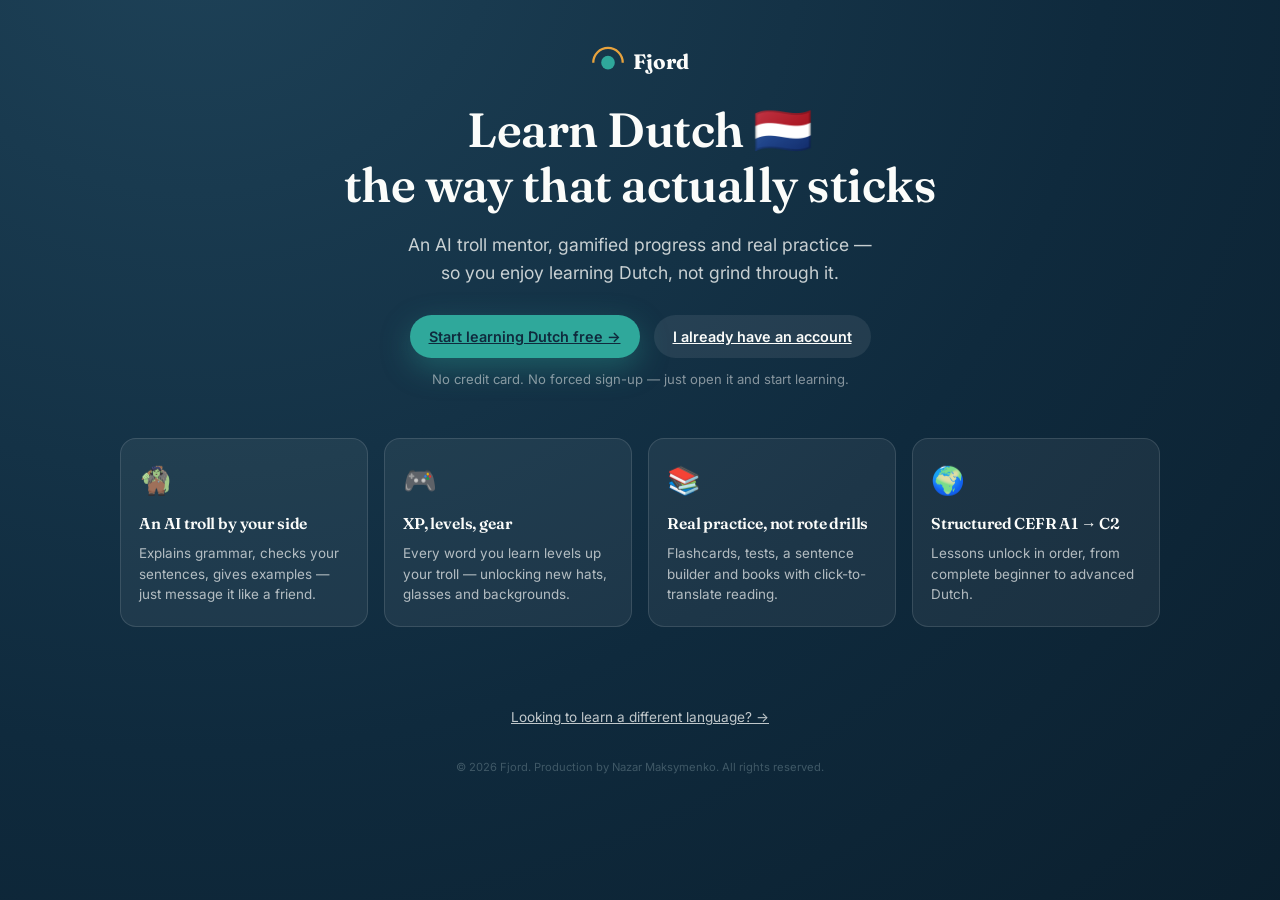
<file: learn/dutch/index.html>
<!DOCTYPE html>
<html lang="en">
<head>
    <meta charset="UTF-8">
    <meta name="viewport" content="width=device-width, initial-scale=1.0, maximum-scale=1.0, user-scalable=yes">
    <meta name="author" content="Nazar Maksymenko">
    <meta name="copyright" content="© 2026 Nazar Maksymenko. All rights reserved.">
    <meta name="robots" content="index, follow">

    <!-- ============ PWA ============ -->
    <link rel="manifest" href="../../manifest.json">
    <meta name="theme-color" content="#0A1D2B">
    <link rel="apple-touch-icon" href="../../icons/apple-touch-icon.png">
    <link rel="icon" type="image/png" sizes="512x512" href="../../icons/icon-512.png">
    <link rel="icon" type="image/png" sizes="192x192" href="../../icons/icon-192.png">

    <!-- ============ SEO ============ -->
    <title>Learn Dutch Online for Free — AI Tutor & Games | Fjord</title>
    <meta name="description" content="Learn Dutch for free with Fjord: an AI troll tutor, gamified flashcards, adaptive stories and real practice from A1 to C2. No credit card, no ads.">
    <link rel="canonical" href="https://fjordlp.com/learn/dutch/">

    <!-- ============ Open Graph ============ -->
    <meta property="og:title" content="Learn Dutch Online for Free — AI Tutor & Games | Fjord">
    <meta property="og:description" content="An AI troll tutor, gamified flashcards, adaptive stories and real practice from A1 to C2 — free, no credit card.">
    <meta property="og:url" content="https://fjordlp.com/learn/dutch/">
    <meta property="og:type" content="website">
    <meta property="og:image" content="https://fjordlp.com/og-image.jpg">
    <meta property="og:image:width" content="1200">
    <meta property="og:image:height" content="630">

    <!-- ============ Twitter Card ============ -->
    <meta name="twitter:card" content="summary_large_image">
    <meta name="twitter:title" content="Learn Dutch Online for Free — AI Tutor & Games | Fjord">
    <meta name="twitter:description" content="An AI troll tutor, gamified flashcards, adaptive stories and real practice from A1 to C2 — free, no credit card.">
    <meta name="twitter:image" content="https://fjordlp.com/og-image.jpg">

    <!-- ============ Fonts ============ -->
    <link rel="preconnect" href="https://fonts.googleapis.com">
    <link rel="preconnect" href="https://fonts.gstatic.com" crossorigin>
    <link href="https://fonts.googleapis.com/css2?family=Fraunces:ital,opsz,wght@0,9..144,400;0,9..144,600;0,9..144,700;1,9..144,500&family=Inter:wght@400;500;600;700&family=JetBrains+Mono:wght@400;500;700&display=swap" rel="stylesheet">

    <!-- ============ Styles ============ -->
    <link rel="stylesheet" href="../../css/style.css">

    <!-- ============ Structured data ============ -->
    <script type="application/ld+json">
    {
      "@context": "https://schema.org",
      "@type": "Course",
      "name": "Learn Dutch with Fjord",
      "description": "Gamified Dutch learning platform with an AI tutor, flashcards, adaptive stories and CEFR A1-C2 progression.",
      "provider": {
        "@type": "Organization",
        "name": "Fjord",
        "sameAs": "https://fjordlp.com/"
      },
      "offers": {
        "@type": "Offer",
        "price": "0",
        "priceCurrency": "USD"
      }
    }
    </script>
</head>
<body>
    <div class="auth-page" style="padding-bottom:60px;">
        <section class="hero-landing">
            <div class="hero-inner">
                <div class="hero-brand" style="justify-content:center;">
                    <span class="mark"><svg viewBox="0 0 30 30" width="34" height="34"><circle cx="15" cy="20" r="6" fill="#2FA89B"/><path d="M2 20 A13 13 0 0 1 28 20" stroke="#E8A33D" stroke-width="2" fill="none"/></svg></span>
                    Fjord
                </div>
                <h1 class="hero-title">Learn Dutch 🇳🇱<br>the way that actually sticks</h1>
                <p class="hero-subtitle">An AI troll mentor, gamified progress and real practice —<br class="hero-br">so you enjoy learning Dutch, not grind through it.</p>
                <div class="hero-cta-row">
                    <a class="btn btn-hero-primary" href="/?lang=nl&amp;ui=en">Start learning Dutch free →</a>
                    <a class="btn btn-hero-ghost" href="/?lang=nl&amp;ui=en">I already have an account</a>
                </div>
                <p class="hero-microcopy">No credit card. No forced sign-up — just open it and start learning.</p>
            </div>

            <div class="hero-features">
                <div class="hero-feature-card">
                    <div class="hero-feature-icon">🧌</div>
                    <h3>An AI troll by your side</h3>
                    <p>Explains grammar, checks your sentences, gives examples — just message it like a friend.</p>
                </div>
                <div class="hero-feature-card">
                    <div class="hero-feature-icon">🎮</div>
                    <h3>XP, levels, gear</h3>
                    <p>Every word you learn levels up your troll — unlocking new hats, glasses and backgrounds.</p>
                </div>
                <div class="hero-feature-card">
                    <div class="hero-feature-icon">📚</div>
                    <h3>Real practice, not rote drills</h3>
                    <p>Flashcards, tests, a sentence builder and books with click-to-translate reading.</p>
                </div>
                <div class="hero-feature-card">
                    <div class="hero-feature-icon">🌍</div>
                    <h3>Structured CEFR A1 → C2</h3>
                    <p>Lessons unlock in order, from complete beginner to advanced Dutch.</p>
                </div>
            </div>
        </section>

        <p style="margin-top:24px;font-size:.85rem;"><a href="/" style="color:var(--frost);opacity:.75;">Looking to learn a different language? →</a></p>

        <footer class="appfoot" style="width:100%;">© 2026 Fjord. Production by Nazar Maksymenko. All rights reserved.</footer>
    </div>
</body>
</html>
</file>
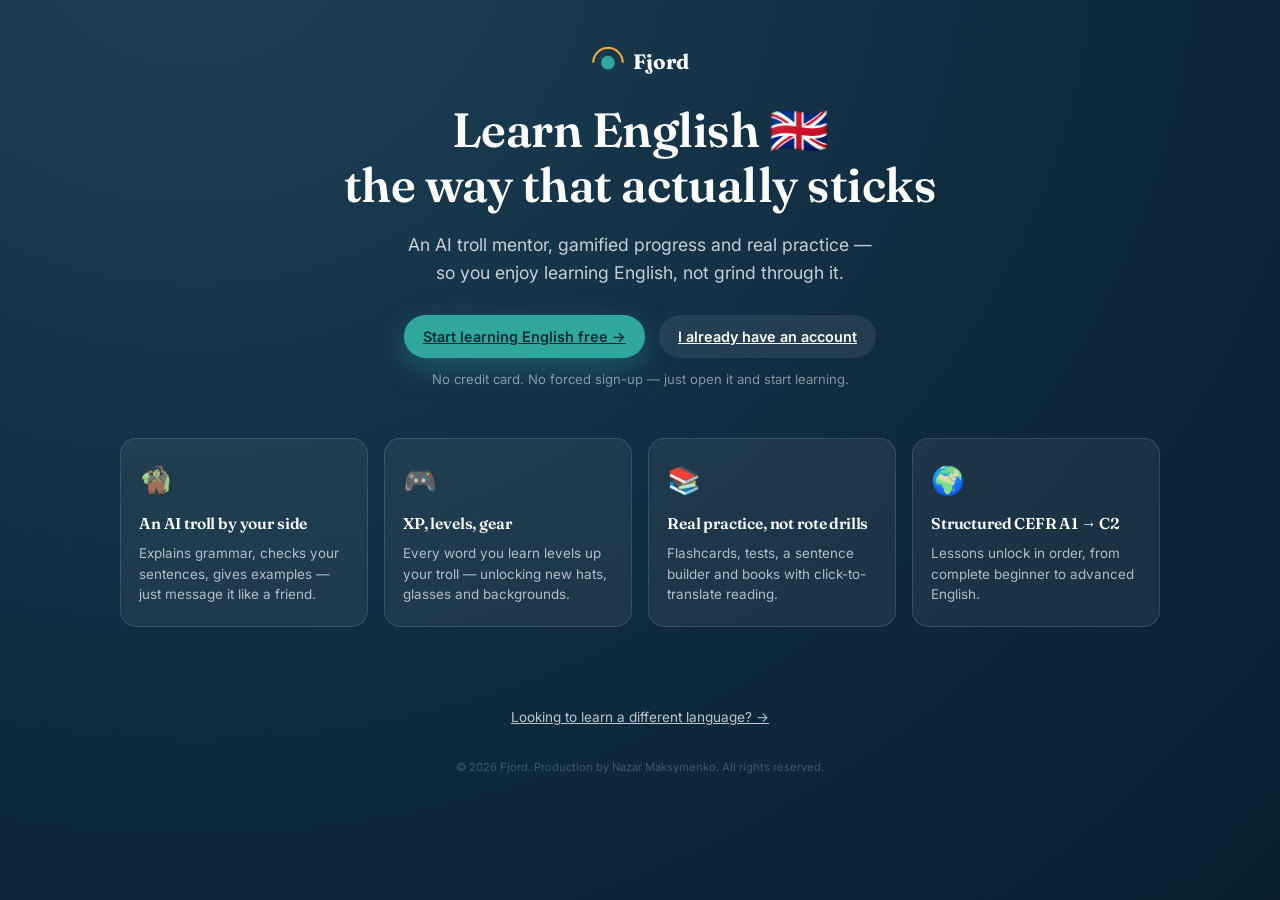
<file: learn/english/index.html>
<!DOCTYPE html>
<html lang="en">
<head>
    <meta charset="UTF-8">
    <meta name="viewport" content="width=device-width, initial-scale=1.0, maximum-scale=1.0, user-scalable=yes">
    <meta name="author" content="Nazar Maksymenko">
    <meta name="copyright" content="© 2026 Nazar Maksymenko. All rights reserved.">
    <meta name="robots" content="index, follow">

    <!-- ============ PWA ============ -->
    <link rel="manifest" href="../../manifest.json">
    <meta name="theme-color" content="#0A1D2B">
    <link rel="apple-touch-icon" href="../../icons/apple-touch-icon.png">
    <link rel="icon" type="image/png" sizes="512x512" href="../../icons/icon-512.png">
    <link rel="icon" type="image/png" sizes="192x192" href="../../icons/icon-192.png">

    <!-- ============ SEO ============ -->
    <title>Learn English Online for Free — AI Tutor & Games | Fjord</title>
    <meta name="description" content="Learn English for free with Fjord: an AI troll tutor, gamified flashcards, adaptive stories and real practice from A1 to C2. No credit card, no ads.">
    <link rel="canonical" href="https://fjordlp.com/learn/english/">

    <!-- ============ Open Graph ============ -->
    <meta property="og:title" content="Learn English Online for Free — AI Tutor & Games | Fjord">
    <meta property="og:description" content="An AI troll tutor, gamified flashcards, adaptive stories and real practice from A1 to C2 — free, no credit card.">
    <meta property="og:url" content="https://fjordlp.com/learn/english/">
    <meta property="og:type" content="website">
    <meta property="og:image" content="https://fjordlp.com/og-image.jpg">
    <meta property="og:image:width" content="1200">
    <meta property="og:image:height" content="630">

    <!-- ============ Twitter Card ============ -->
    <meta name="twitter:card" content="summary_large_image">
    <meta name="twitter:title" content="Learn English Online for Free — AI Tutor & Games | Fjord">
    <meta name="twitter:description" content="An AI troll tutor, gamified flashcards, adaptive stories and real practice from A1 to C2 — free, no credit card.">
    <meta name="twitter:image" content="https://fjordlp.com/og-image.jpg">

    <!-- ============ Fonts ============ -->
    <link rel="preconnect" href="https://fonts.googleapis.com">
    <link rel="preconnect" href="https://fonts.gstatic.com" crossorigin>
    <link href="https://fonts.googleapis.com/css2?family=Fraunces:ital,opsz,wght@0,9..144,400;0,9..144,600;0,9..144,700;1,9..144,500&family=Inter:wght@400;500;600;700&family=JetBrains+Mono:wght@400;500;700&display=swap" rel="stylesheet">

    <!-- ============ Styles ============ -->
    <link rel="stylesheet" href="../../css/style.css">

    <!-- ============ Structured data ============ -->
    <script type="application/ld+json">
    {
      "@context": "https://schema.org",
      "@type": "Course",
      "name": "Learn English with Fjord",
      "description": "Gamified English learning platform with an AI tutor, flashcards, adaptive stories and CEFR A1-C2 progression.",
      "provider": {
        "@type": "Organization",
        "name": "Fjord",
        "sameAs": "https://fjordlp.com/"
      },
      "offers": {
        "@type": "Offer",
        "price": "0",
        "priceCurrency": "USD"
      }
    }
    </script>
</head>
<body>
    <div class="auth-page" style="padding-bottom:60px;">
        <section class="hero-landing">
            <div class="hero-inner">
                <div class="hero-brand" style="justify-content:center;">
                    <span class="mark"><svg viewBox="0 0 30 30" width="34" height="34"><circle cx="15" cy="20" r="6" fill="#2FA89B"/><path d="M2 20 A13 13 0 0 1 28 20" stroke="#E8A33D" stroke-width="2" fill="none"/></svg></span>
                    Fjord
                </div>
                <h1 class="hero-title">Learn English 🇬🇧<br>the way that actually sticks</h1>
                <p class="hero-subtitle">An AI troll mentor, gamified progress and real practice —<br class="hero-br">so you enjoy learning English, not grind through it.</p>
                <div class="hero-cta-row">
                    <a class="btn btn-hero-primary" href="/?lang=en&amp;ui=en">Start learning English free →</a>
                    <a class="btn btn-hero-ghost" href="/?lang=en&amp;ui=en">I already have an account</a>
                </div>
                <p class="hero-microcopy">No credit card. No forced sign-up — just open it and start learning.</p>
            </div>

            <div class="hero-features">
                <div class="hero-feature-card">
                    <div class="hero-feature-icon">🧌</div>
                    <h3>An AI troll by your side</h3>
                    <p>Explains grammar, checks your sentences, gives examples — just message it like a friend.</p>
                </div>
                <div class="hero-feature-card">
                    <div class="hero-feature-icon">🎮</div>
                    <h3>XP, levels, gear</h3>
                    <p>Every word you learn levels up your troll — unlocking new hats, glasses and backgrounds.</p>
                </div>
                <div class="hero-feature-card">
                    <div class="hero-feature-icon">📚</div>
                    <h3>Real practice, not rote drills</h3>
                    <p>Flashcards, tests, a sentence builder and books with click-to-translate reading.</p>
                </div>
                <div class="hero-feature-card">
                    <div class="hero-feature-icon">🌍</div>
                    <h3>Structured CEFR A1 → C2</h3>
                    <p>Lessons unlock in order, from complete beginner to advanced English.</p>
                </div>
            </div>
        </section>

        <p style="margin-top:24px;font-size:.85rem;"><a href="/" style="color:var(--frost);opacity:.75;">Looking to learn a different language? →</a></p>

        <footer class="appfoot" style="width:100%;">© 2026 Fjord. Production by Nazar Maksymenko. All rights reserved.</footer>
    </div>
</body>
</html>
</file>
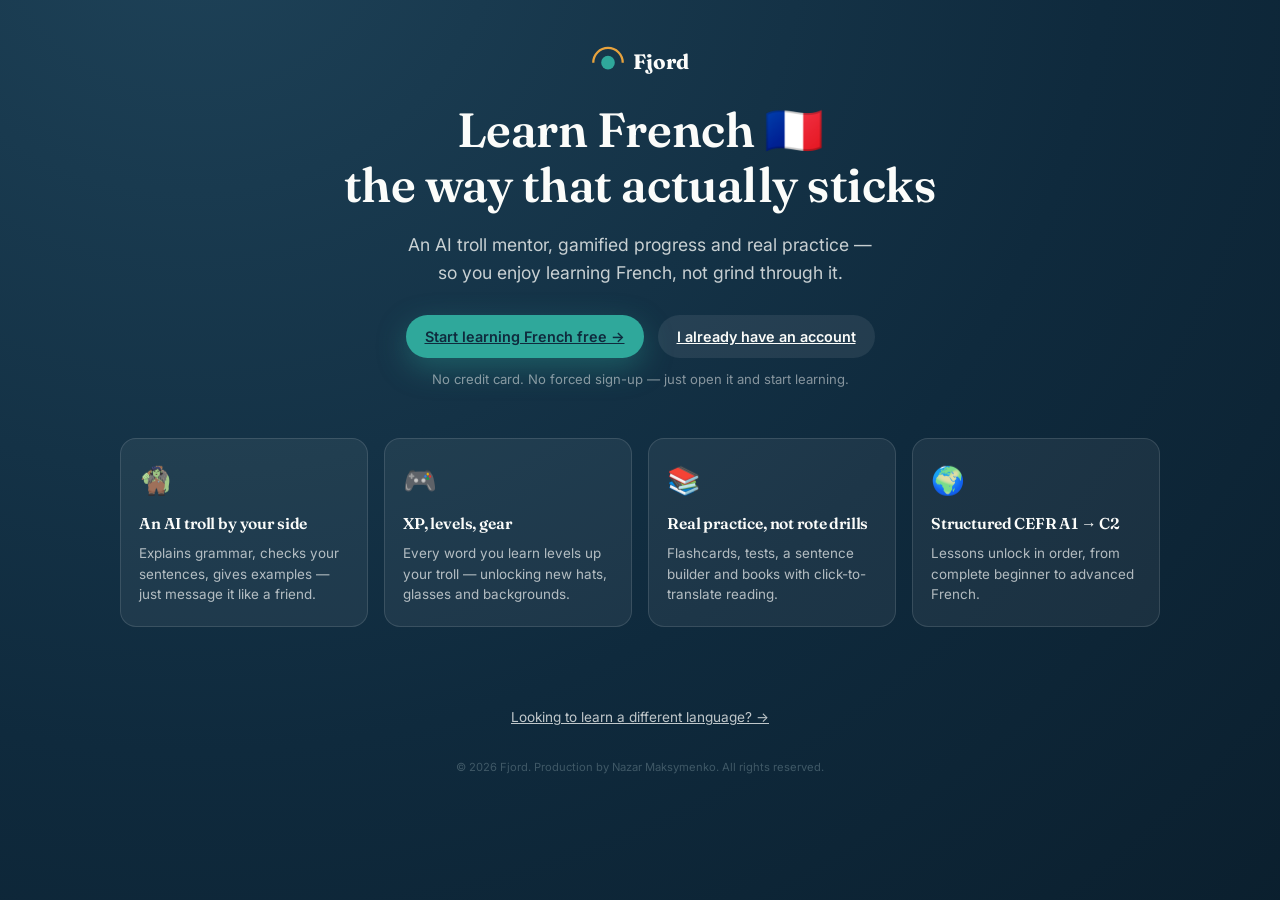
<file: learn/french/index.html>
<!DOCTYPE html>
<html lang="en">
<head>
    <meta charset="UTF-8">
    <meta name="viewport" content="width=device-width, initial-scale=1.0, maximum-scale=1.0, user-scalable=yes">
    <meta name="author" content="Nazar Maksymenko">
    <meta name="copyright" content="© 2026 Nazar Maksymenko. All rights reserved.">
    <meta name="robots" content="index, follow">

    <!-- ============ PWA ============ -->
    <link rel="manifest" href="../../manifest.json">
    <meta name="theme-color" content="#0A1D2B">
    <link rel="apple-touch-icon" href="../../icons/apple-touch-icon.png">
    <link rel="icon" type="image/png" sizes="512x512" href="../../icons/icon-512.png">
    <link rel="icon" type="image/png" sizes="192x192" href="../../icons/icon-192.png">

    <!-- ============ SEO ============ -->
    <title>Learn French Online for Free — AI Tutor & Games | Fjord</title>
    <meta name="description" content="Learn French for free with Fjord: an AI troll tutor, gamified flashcards, adaptive stories and real practice from A1 to C2. No credit card, no ads.">
    <link rel="canonical" href="https://fjordlp.com/learn/french/">

    <!-- ============ Open Graph ============ -->
    <meta property="og:title" content="Learn French Online for Free — AI Tutor & Games | Fjord">
    <meta property="og:description" content="An AI troll tutor, gamified flashcards, adaptive stories and real practice from A1 to C2 — free, no credit card.">
    <meta property="og:url" content="https://fjordlp.com/learn/french/">
    <meta property="og:type" content="website">
    <meta property="og:image" content="https://fjordlp.com/og-image.jpg">
    <meta property="og:image:width" content="1200">
    <meta property="og:image:height" content="630">

    <!-- ============ Twitter Card ============ -->
    <meta name="twitter:card" content="summary_large_image">
    <meta name="twitter:title" content="Learn French Online for Free — AI Tutor & Games | Fjord">
    <meta name="twitter:description" content="An AI troll tutor, gamified flashcards, adaptive stories and real practice from A1 to C2 — free, no credit card.">
    <meta name="twitter:image" content="https://fjordlp.com/og-image.jpg">

    <!-- ============ Fonts ============ -->
    <link rel="preconnect" href="https://fonts.googleapis.com">
    <link rel="preconnect" href="https://fonts.gstatic.com" crossorigin>
    <link href="https://fonts.googleapis.com/css2?family=Fraunces:ital,opsz,wght@0,9..144,400;0,9..144,600;0,9..144,700;1,9..144,500&family=Inter:wght@400;500;600;700&family=JetBrains+Mono:wght@400;500;700&display=swap" rel="stylesheet">

    <!-- ============ Styles ============ -->
    <link rel="stylesheet" href="../../css/style.css">

    <!-- ============ Structured data ============ -->
    <script type="application/ld+json">
    {
      "@context": "https://schema.org",
      "@type": "Course",
      "name": "Learn French with Fjord",
      "description": "Gamified French learning platform with an AI tutor, flashcards, adaptive stories and CEFR A1-C2 progression.",
      "provider": {
        "@type": "Organization",
        "name": "Fjord",
        "sameAs": "https://fjordlp.com/"
      },
      "offers": {
        "@type": "Offer",
        "price": "0",
        "priceCurrency": "USD"
      }
    }
    </script>
</head>
<body>
    <div class="auth-page" style="padding-bottom:60px;">
        <section class="hero-landing">
            <div class="hero-inner">
                <div class="hero-brand" style="justify-content:center;">
                    <span class="mark"><svg viewBox="0 0 30 30" width="34" height="34"><circle cx="15" cy="20" r="6" fill="#2FA89B"/><path d="M2 20 A13 13 0 0 1 28 20" stroke="#E8A33D" stroke-width="2" fill="none"/></svg></span>
                    Fjord
                </div>
                <h1 class="hero-title">Learn French 🇫🇷<br>the way that actually sticks</h1>
                <p class="hero-subtitle">An AI troll mentor, gamified progress and real practice —<br class="hero-br">so you enjoy learning French, not grind through it.</p>
                <div class="hero-cta-row">
                    <a class="btn btn-hero-primary" href="/?lang=fr&amp;ui=en">Start learning French free →</a>
                    <a class="btn btn-hero-ghost" href="/?lang=fr&amp;ui=en">I already have an account</a>
                </div>
                <p class="hero-microcopy">No credit card. No forced sign-up — just open it and start learning.</p>
            </div>

            <div class="hero-features">
                <div class="hero-feature-card">
                    <div class="hero-feature-icon">🧌</div>
                    <h3>An AI troll by your side</h3>
                    <p>Explains grammar, checks your sentences, gives examples — just message it like a friend.</p>
                </div>
                <div class="hero-feature-card">
                    <div class="hero-feature-icon">🎮</div>
                    <h3>XP, levels, gear</h3>
                    <p>Every word you learn levels up your troll — unlocking new hats, glasses and backgrounds.</p>
                </div>
                <div class="hero-feature-card">
                    <div class="hero-feature-icon">📚</div>
                    <h3>Real practice, not rote drills</h3>
                    <p>Flashcards, tests, a sentence builder and books with click-to-translate reading.</p>
                </div>
                <div class="hero-feature-card">
                    <div class="hero-feature-icon">🌍</div>
                    <h3>Structured CEFR A1 → C2</h3>
                    <p>Lessons unlock in order, from complete beginner to advanced French.</p>
                </div>
            </div>
        </section>

        <p style="margin-top:24px;font-size:.85rem;"><a href="/" style="color:var(--frost);opacity:.75;">Looking to learn a different language? →</a></p>

        <footer class="appfoot" style="width:100%;">© 2026 Fjord. Production by Nazar Maksymenko. All rights reserved.</footer>
    </div>
</body>
</html>
</file>
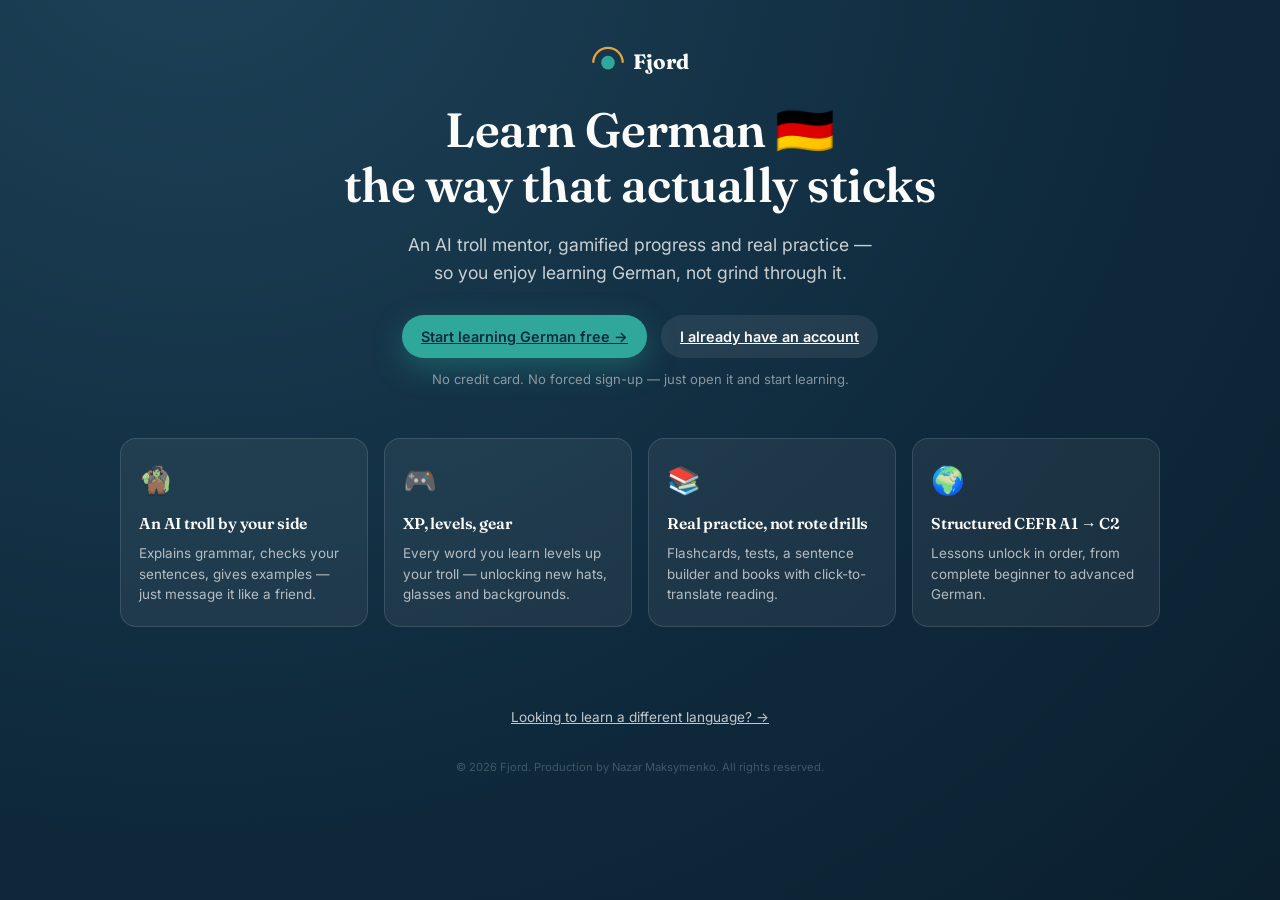
<file: learn/german/index.html>
<!DOCTYPE html>
<html lang="en">
<head>
    <meta charset="UTF-8">
    <meta name="viewport" content="width=device-width, initial-scale=1.0, maximum-scale=1.0, user-scalable=yes">
    <meta name="author" content="Nazar Maksymenko">
    <meta name="copyright" content="© 2026 Nazar Maksymenko. All rights reserved.">
    <meta name="robots" content="index, follow">

    <!-- ============ PWA ============ -->
    <link rel="manifest" href="../../manifest.json">
    <meta name="theme-color" content="#0A1D2B">
    <link rel="apple-touch-icon" href="../../icons/apple-touch-icon.png">
    <link rel="icon" type="image/png" sizes="512x512" href="../../icons/icon-512.png">
    <link rel="icon" type="image/png" sizes="192x192" href="../../icons/icon-192.png">

    <!-- ============ SEO ============ -->
    <title>Learn German Online for Free — AI Tutor & Games | Fjord</title>
    <meta name="description" content="Learn German for free with Fjord: an AI troll tutor, gamified flashcards, adaptive stories and real practice from A1 to C2. No credit card, no ads.">
    <link rel="canonical" href="https://fjordlp.com/learn/german/">

    <!-- ============ Open Graph ============ -->
    <meta property="og:title" content="Learn German Online for Free — AI Tutor & Games | Fjord">
    <meta property="og:description" content="An AI troll tutor, gamified flashcards, adaptive stories and real practice from A1 to C2 — free, no credit card.">
    <meta property="og:url" content="https://fjordlp.com/learn/german/">
    <meta property="og:type" content="website">
    <meta property="og:image" content="https://fjordlp.com/og-image.jpg">
    <meta property="og:image:width" content="1200">
    <meta property="og:image:height" content="630">

    <!-- ============ Twitter Card ============ -->
    <meta name="twitter:card" content="summary_large_image">
    <meta name="twitter:title" content="Learn German Online for Free — AI Tutor & Games | Fjord">
    <meta name="twitter:description" content="An AI troll tutor, gamified flashcards, adaptive stories and real practice from A1 to C2 — free, no credit card.">
    <meta name="twitter:image" content="https://fjordlp.com/og-image.jpg">

    <!-- ============ Fonts ============ -->
    <link rel="preconnect" href="https://fonts.googleapis.com">
    <link rel="preconnect" href="https://fonts.gstatic.com" crossorigin>
    <link href="https://fonts.googleapis.com/css2?family=Fraunces:ital,opsz,wght@0,9..144,400;0,9..144,600;0,9..144,700;1,9..144,500&family=Inter:wght@400;500;600;700&family=JetBrains+Mono:wght@400;500;700&display=swap" rel="stylesheet">

    <!-- ============ Styles ============ -->
    <link rel="stylesheet" href="../../css/style.css">

    <!-- ============ Structured data ============ -->
    <script type="application/ld+json">
    {
      "@context": "https://schema.org",
      "@type": "Course",
      "name": "Learn German with Fjord",
      "description": "Gamified German learning platform with an AI tutor, flashcards, adaptive stories and CEFR A1-C2 progression.",
      "provider": {
        "@type": "Organization",
        "name": "Fjord",
        "sameAs": "https://fjordlp.com/"
      },
      "offers": {
        "@type": "Offer",
        "price": "0",
        "priceCurrency": "USD"
      }
    }
    </script>
</head>
<body>
    <div class="auth-page" style="padding-bottom:60px;">
        <section class="hero-landing">
            <div class="hero-inner">
                <div class="hero-brand" style="justify-content:center;">
                    <span class="mark"><svg viewBox="0 0 30 30" width="34" height="34"><circle cx="15" cy="20" r="6" fill="#2FA89B"/><path d="M2 20 A13 13 0 0 1 28 20" stroke="#E8A33D" stroke-width="2" fill="none"/></svg></span>
                    Fjord
                </div>
                <h1 class="hero-title">Learn German 🇩🇪<br>the way that actually sticks</h1>
                <p class="hero-subtitle">An AI troll mentor, gamified progress and real practice —<br class="hero-br">so you enjoy learning German, not grind through it.</p>
                <div class="hero-cta-row">
                    <a class="btn btn-hero-primary" href="/?lang=de&amp;ui=en">Start learning German free →</a>
                    <a class="btn btn-hero-ghost" href="/?lang=de&amp;ui=en">I already have an account</a>
                </div>
                <p class="hero-microcopy">No credit card. No forced sign-up — just open it and start learning.</p>
            </div>

            <div class="hero-features">
                <div class="hero-feature-card">
                    <div class="hero-feature-icon">🧌</div>
                    <h3>An AI troll by your side</h3>
                    <p>Explains grammar, checks your sentences, gives examples — just message it like a friend.</p>
                </div>
                <div class="hero-feature-card">
                    <div class="hero-feature-icon">🎮</div>
                    <h3>XP, levels, gear</h3>
                    <p>Every word you learn levels up your troll — unlocking new hats, glasses and backgrounds.</p>
                </div>
                <div class="hero-feature-card">
                    <div class="hero-feature-icon">📚</div>
                    <h3>Real practice, not rote drills</h3>
                    <p>Flashcards, tests, a sentence builder and books with click-to-translate reading.</p>
                </div>
                <div class="hero-feature-card">
                    <div class="hero-feature-icon">🌍</div>
                    <h3>Structured CEFR A1 → C2</h3>
                    <p>Lessons unlock in order, from complete beginner to advanced German.</p>
                </div>
            </div>
        </section>

        <p style="margin-top:24px;font-size:.85rem;"><a href="/" style="color:var(--frost);opacity:.75;">Looking to learn a different language? →</a></p>

        <footer class="appfoot" style="width:100%;">© 2026 Fjord. Production by Nazar Maksymenko. All rights reserved.</footer>
    </div>
</body>
</html>
</file>
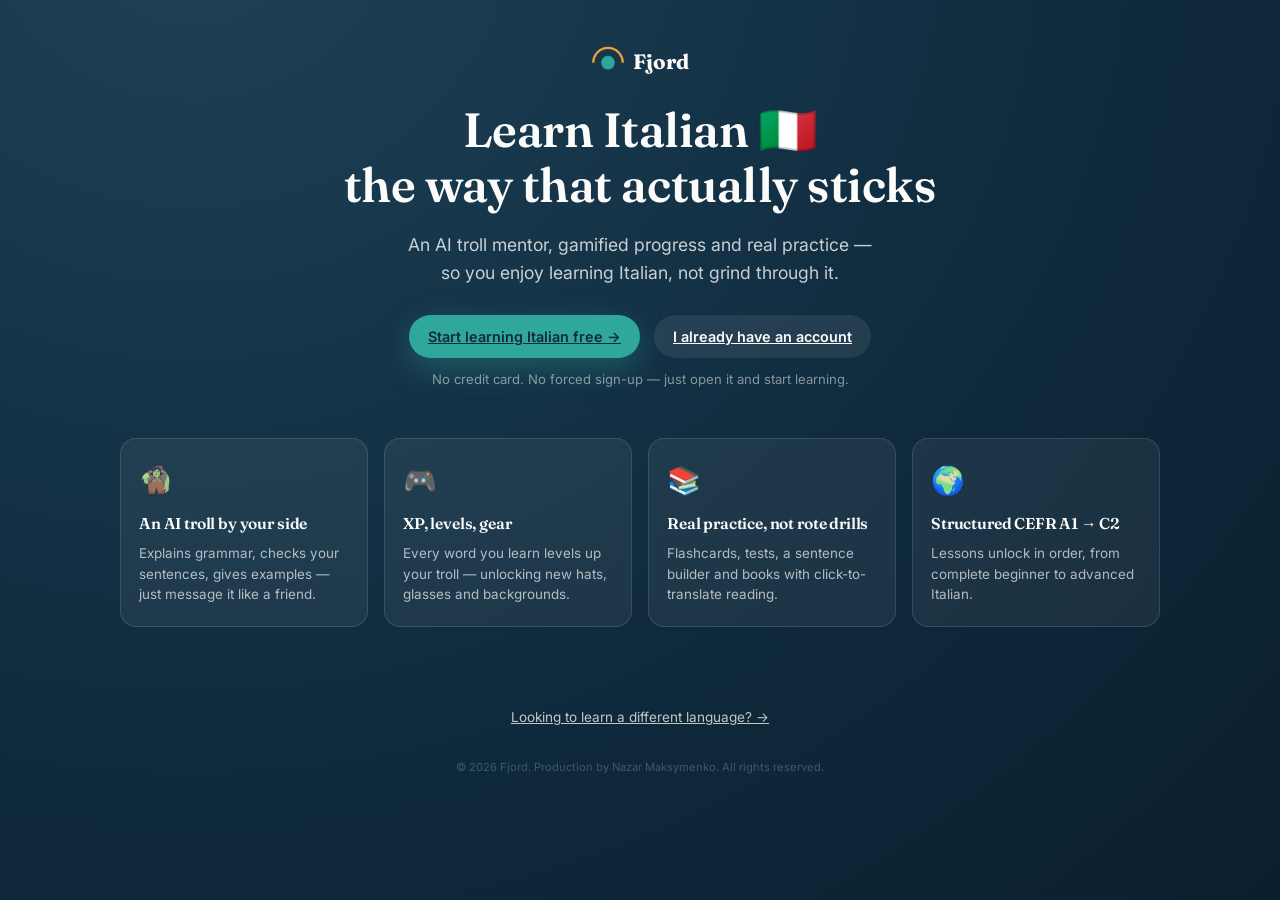
<file: learn/italian/index.html>
<!DOCTYPE html>
<html lang="en">
<head>
    <meta charset="UTF-8">
    <meta name="viewport" content="width=device-width, initial-scale=1.0, maximum-scale=1.0, user-scalable=yes">
    <meta name="author" content="Nazar Maksymenko">
    <meta name="copyright" content="© 2026 Nazar Maksymenko. All rights reserved.">
    <meta name="robots" content="index, follow">

    <!-- ============ PWA ============ -->
    <link rel="manifest" href="../../manifest.json">
    <meta name="theme-color" content="#0A1D2B">
    <link rel="apple-touch-icon" href="../../icons/apple-touch-icon.png">
    <link rel="icon" type="image/png" sizes="512x512" href="../../icons/icon-512.png">
    <link rel="icon" type="image/png" sizes="192x192" href="../../icons/icon-192.png">

    <!-- ============ SEO ============ -->
    <title>Learn Italian Online for Free — AI Tutor & Games | Fjord</title>
    <meta name="description" content="Learn Italian for free with Fjord: an AI troll tutor, gamified flashcards, adaptive stories and real practice from A1 to C2. No credit card, no ads.">
    <link rel="canonical" href="https://fjordlp.com/learn/italian/">

    <!-- ============ Open Graph ============ -->
    <meta property="og:title" content="Learn Italian Online for Free — AI Tutor & Games | Fjord">
    <meta property="og:description" content="An AI troll tutor, gamified flashcards, adaptive stories and real practice from A1 to C2 — free, no credit card.">
    <meta property="og:url" content="https://fjordlp.com/learn/italian/">
    <meta property="og:type" content="website">
    <meta property="og:image" content="https://fjordlp.com/og-image.jpg">
    <meta property="og:image:width" content="1200">
    <meta property="og:image:height" content="630">

    <!-- ============ Twitter Card ============ -->
    <meta name="twitter:card" content="summary_large_image">
    <meta name="twitter:title" content="Learn Italian Online for Free — AI Tutor & Games | Fjord">
    <meta name="twitter:description" content="An AI troll tutor, gamified flashcards, adaptive stories and real practice from A1 to C2 — free, no credit card.">
    <meta name="twitter:image" content="https://fjordlp.com/og-image.jpg">

    <!-- ============ Fonts ============ -->
    <link rel="preconnect" href="https://fonts.googleapis.com">
    <link rel="preconnect" href="https://fonts.gstatic.com" crossorigin>
    <link href="https://fonts.googleapis.com/css2?family=Fraunces:ital,opsz,wght@0,9..144,400;0,9..144,600;0,9..144,700;1,9..144,500&family=Inter:wght@400;500;600;700&family=JetBrains+Mono:wght@400;500;700&display=swap" rel="stylesheet">

    <!-- ============ Styles ============ -->
    <link rel="stylesheet" href="../../css/style.css">

    <!-- ============ Structured data ============ -->
    <script type="application/ld+json">
    {
      "@context": "https://schema.org",
      "@type": "Course",
      "name": "Learn Italian with Fjord",
      "description": "Gamified Italian learning platform with an AI tutor, flashcards, adaptive stories and CEFR A1-C2 progression.",
      "provider": {
        "@type": "Organization",
        "name": "Fjord",
        "sameAs": "https://fjordlp.com/"
      },
      "offers": {
        "@type": "Offer",
        "price": "0",
        "priceCurrency": "USD"
      }
    }
    </script>
</head>
<body>
    <div class="auth-page" style="padding-bottom:60px;">
        <section class="hero-landing">
            <div class="hero-inner">
                <div class="hero-brand" style="justify-content:center;">
                    <span class="mark"><svg viewBox="0 0 30 30" width="34" height="34"><circle cx="15" cy="20" r="6" fill="#2FA89B"/><path d="M2 20 A13 13 0 0 1 28 20" stroke="#E8A33D" stroke-width="2" fill="none"/></svg></span>
                    Fjord
                </div>
                <h1 class="hero-title">Learn Italian 🇮🇹<br>the way that actually sticks</h1>
                <p class="hero-subtitle">An AI troll mentor, gamified progress and real practice —<br class="hero-br">so you enjoy learning Italian, not grind through it.</p>
                <div class="hero-cta-row">
                    <a class="btn btn-hero-primary" href="/?lang=it&amp;ui=en">Start learning Italian free →</a>
                    <a class="btn btn-hero-ghost" href="/?lang=it&amp;ui=en">I already have an account</a>
                </div>
                <p class="hero-microcopy">No credit card. No forced sign-up — just open it and start learning.</p>
            </div>

            <div class="hero-features">
                <div class="hero-feature-card">
                    <div class="hero-feature-icon">🧌</div>
                    <h3>An AI troll by your side</h3>
                    <p>Explains grammar, checks your sentences, gives examples — just message it like a friend.</p>
                </div>
                <div class="hero-feature-card">
                    <div class="hero-feature-icon">🎮</div>
                    <h3>XP, levels, gear</h3>
                    <p>Every word you learn levels up your troll — unlocking new hats, glasses and backgrounds.</p>
                </div>
                <div class="hero-feature-card">
                    <div class="hero-feature-icon">📚</div>
                    <h3>Real practice, not rote drills</h3>
                    <p>Flashcards, tests, a sentence builder and books with click-to-translate reading.</p>
                </div>
                <div class="hero-feature-card">
                    <div class="hero-feature-icon">🌍</div>
                    <h3>Structured CEFR A1 → C2</h3>
                    <p>Lessons unlock in order, from complete beginner to advanced Italian.</p>
                </div>
            </div>
        </section>

        <p style="margin-top:24px;font-size:.85rem;"><a href="/" style="color:var(--frost);opacity:.75;">Looking to learn a different language? →</a></p>

        <footer class="appfoot" style="width:100%;">© 2026 Fjord. Production by Nazar Maksymenko. All rights reserved.</footer>
    </div>
</body>
</html>
</file>
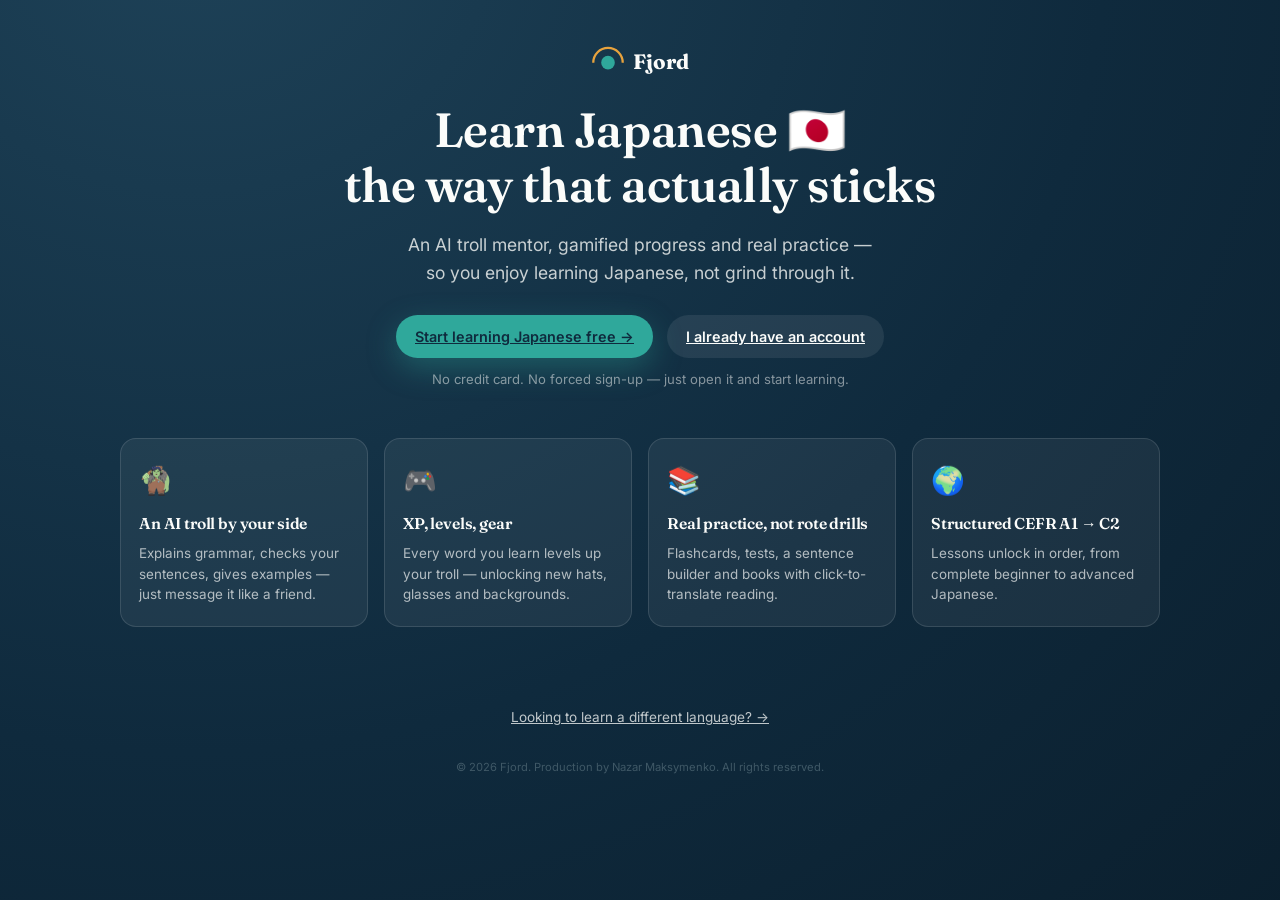
<file: learn/japanese/index.html>
<!DOCTYPE html>
<html lang="en">
<head>
    <meta charset="UTF-8">
    <meta name="viewport" content="width=device-width, initial-scale=1.0, maximum-scale=1.0, user-scalable=yes">
    <meta name="author" content="Nazar Maksymenko">
    <meta name="copyright" content="© 2026 Nazar Maksymenko. All rights reserved.">
    <meta name="robots" content="index, follow">

    <!-- ============ PWA ============ -->
    <link rel="manifest" href="../../manifest.json">
    <meta name="theme-color" content="#0A1D2B">
    <link rel="apple-touch-icon" href="../../icons/apple-touch-icon.png">
    <link rel="icon" type="image/png" sizes="512x512" href="../../icons/icon-512.png">
    <link rel="icon" type="image/png" sizes="192x192" href="../../icons/icon-192.png">

    <!-- ============ SEO ============ -->
    <title>Learn Japanese Online for Free — AI Tutor & Games | Fjord</title>
    <meta name="description" content="Learn Japanese for free with Fjord: an AI troll tutor, gamified flashcards, adaptive stories and real practice from A1 to C2. No credit card, no ads.">
    <link rel="canonical" href="https://fjordlp.com/learn/japanese/">

    <!-- ============ Open Graph ============ -->
    <meta property="og:title" content="Learn Japanese Online for Free — AI Tutor & Games | Fjord">
    <meta property="og:description" content="An AI troll tutor, gamified flashcards, adaptive stories and real practice from A1 to C2 — free, no credit card.">
    <meta property="og:url" content="https://fjordlp.com/learn/japanese/">
    <meta property="og:type" content="website">
    <meta property="og:image" content="https://fjordlp.com/og-image.jpg">
    <meta property="og:image:width" content="1200">
    <meta property="og:image:height" content="630">

    <!-- ============ Twitter Card ============ -->
    <meta name="twitter:card" content="summary_large_image">
    <meta name="twitter:title" content="Learn Japanese Online for Free — AI Tutor & Games | Fjord">
    <meta name="twitter:description" content="An AI troll tutor, gamified flashcards, adaptive stories and real practice from A1 to C2 — free, no credit card.">
    <meta name="twitter:image" content="https://fjordlp.com/og-image.jpg">

    <!-- ============ Fonts ============ -->
    <link rel="preconnect" href="https://fonts.googleapis.com">
    <link rel="preconnect" href="https://fonts.gstatic.com" crossorigin>
    <link href="https://fonts.googleapis.com/css2?family=Fraunces:ital,opsz,wght@0,9..144,400;0,9..144,600;0,9..144,700;1,9..144,500&family=Inter:wght@400;500;600;700&family=JetBrains+Mono:wght@400;500;700&display=swap" rel="stylesheet">

    <!-- ============ Styles ============ -->
    <link rel="stylesheet" href="../../css/style.css">

    <!-- ============ Structured data ============ -->
    <script type="application/ld+json">
    {
      "@context": "https://schema.org",
      "@type": "Course",
      "name": "Learn Japanese with Fjord",
      "description": "Gamified Japanese learning platform with an AI tutor, flashcards, adaptive stories and CEFR A1-C2 progression.",
      "provider": {
        "@type": "Organization",
        "name": "Fjord",
        "sameAs": "https://fjordlp.com/"
      },
      "offers": {
        "@type": "Offer",
        "price": "0",
        "priceCurrency": "USD"
      }
    }
    </script>
</head>
<body>
    <div class="auth-page" style="padding-bottom:60px;">
        <section class="hero-landing">
            <div class="hero-inner">
                <div class="hero-brand" style="justify-content:center;">
                    <span class="mark"><svg viewBox="0 0 30 30" width="34" height="34"><circle cx="15" cy="20" r="6" fill="#2FA89B"/><path d="M2 20 A13 13 0 0 1 28 20" stroke="#E8A33D" stroke-width="2" fill="none"/></svg></span>
                    Fjord
                </div>
                <h1 class="hero-title">Learn Japanese 🇯🇵<br>the way that actually sticks</h1>
                <p class="hero-subtitle">An AI troll mentor, gamified progress and real practice —<br class="hero-br">so you enjoy learning Japanese, not grind through it.</p>
                <div class="hero-cta-row">
                    <a class="btn btn-hero-primary" href="/?lang=ja&amp;ui=en">Start learning Japanese free →</a>
                    <a class="btn btn-hero-ghost" href="/?lang=ja&amp;ui=en">I already have an account</a>
                </div>
                <p class="hero-microcopy">No credit card. No forced sign-up — just open it and start learning.</p>
            </div>

            <div class="hero-features">
                <div class="hero-feature-card">
                    <div class="hero-feature-icon">🧌</div>
                    <h3>An AI troll by your side</h3>
                    <p>Explains grammar, checks your sentences, gives examples — just message it like a friend.</p>
                </div>
                <div class="hero-feature-card">
                    <div class="hero-feature-icon">🎮</div>
                    <h3>XP, levels, gear</h3>
                    <p>Every word you learn levels up your troll — unlocking new hats, glasses and backgrounds.</p>
                </div>
                <div class="hero-feature-card">
                    <div class="hero-feature-icon">📚</div>
                    <h3>Real practice, not rote drills</h3>
                    <p>Flashcards, tests, a sentence builder and books with click-to-translate reading.</p>
                </div>
                <div class="hero-feature-card">
                    <div class="hero-feature-icon">🌍</div>
                    <h3>Structured CEFR A1 → C2</h3>
                    <p>Lessons unlock in order, from complete beginner to advanced Japanese.</p>
                </div>
            </div>
        </section>

        <p style="margin-top:24px;font-size:.85rem;"><a href="/" style="color:var(--frost);opacity:.75;">Looking to learn a different language? →</a></p>

        <footer class="appfoot" style="width:100%;">© 2026 Fjord. Production by Nazar Maksymenko. All rights reserved.</footer>
    </div>
</body>
</html>
</file>
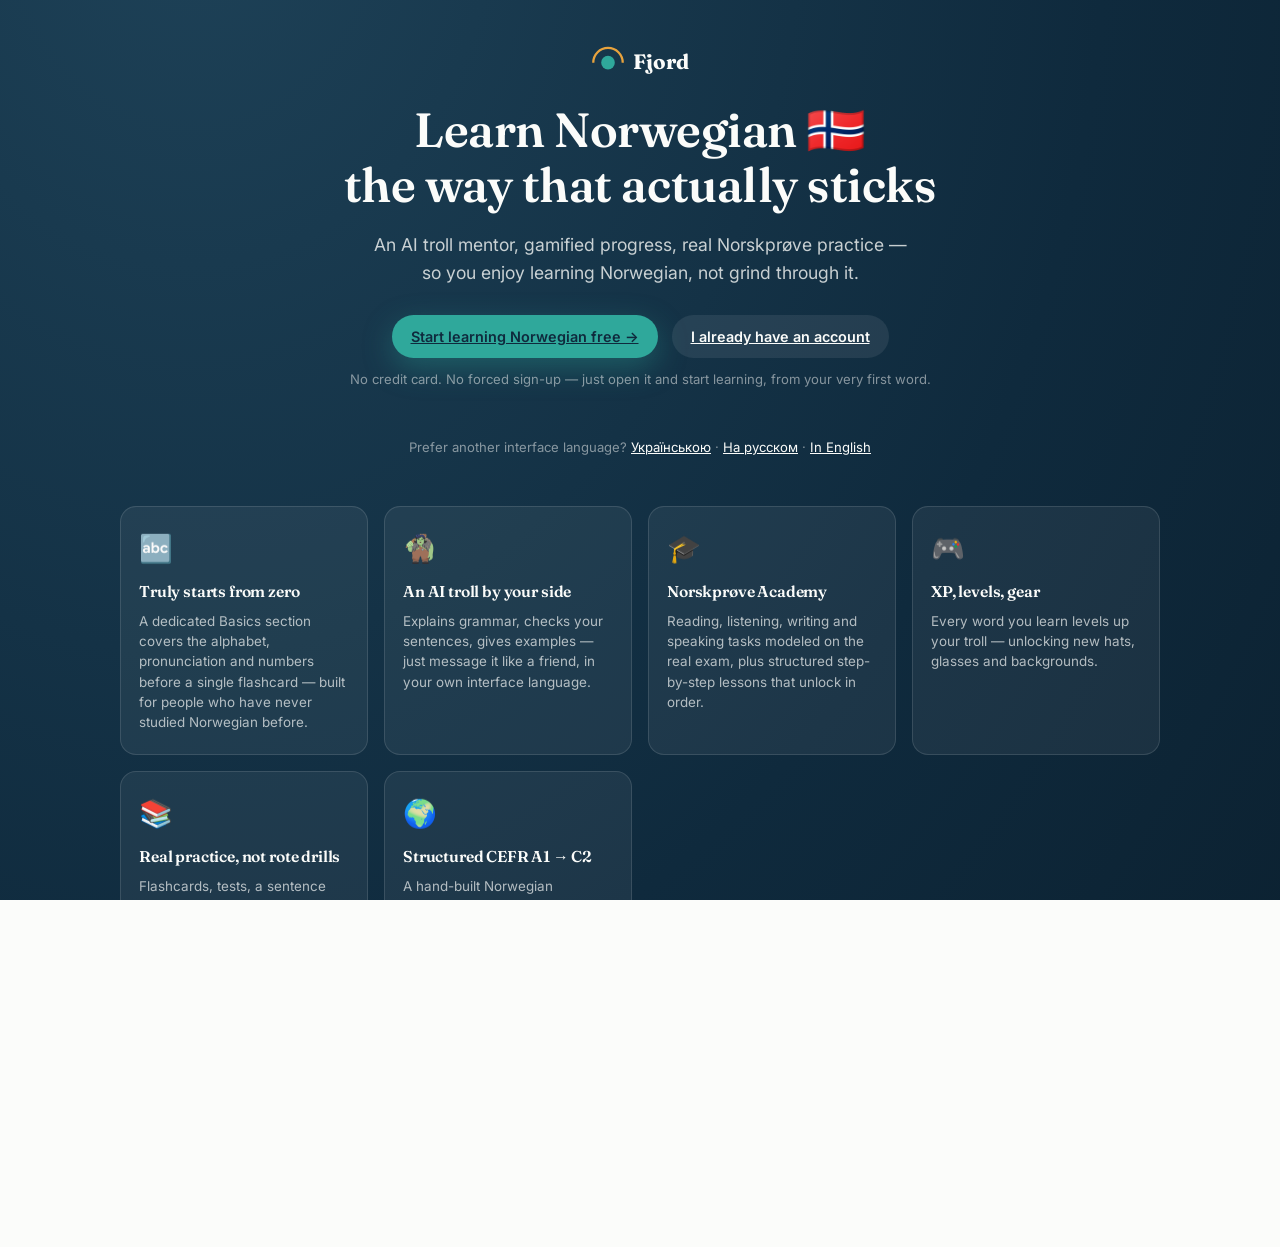
<file: learn/norwegian/index.html>
<!DOCTYPE html>
<html lang="en">
<head>
    <meta charset="UTF-8">
    <meta name="viewport" content="width=device-width, initial-scale=1.0, maximum-scale=1.0, user-scalable=yes">
    <meta name="author" content="Nazar Maksymenko">
    <meta name="copyright" content="© 2026 Nazar Maksymenko. All rights reserved.">
    <meta name="robots" content="index, follow">

    <!-- ============ PWA ============ -->
    <link rel="manifest" href="../../manifest.json">
    <meta name="theme-color" content="#0A1D2B">
    <link rel="apple-touch-icon" href="../../icons/apple-touch-icon.png">
    <link rel="icon" type="image/png" sizes="512x512" href="../../icons/icon-512.png">
    <link rel="icon" type="image/png" sizes="192x192" href="../../icons/icon-192.png">

    <!-- ============ SEO ============ -->
    <title>Learn Norwegian Online for Free — AI Tutor, Norskprøve Prep & Games | Fjord</title>
    <meta name="description" content="Learn Norwegian for free with Fjord: an AI troll tutor, gamified flashcards, adaptive stories, real Norskprøve exam practice and structured lessons from A1 to C2 — in English, Ukrainian or Russian. No credit card, no ads.">
    <link rel="canonical" href="https://fjordlp.com/learn/norwegian/">

    <!-- ============ Open Graph ============ -->
    <meta property="og:title" content="Learn Norwegian Online for Free — AI Tutor, Norskprøve Prep & Games | Fjord">
    <meta property="og:description" content="An AI troll tutor, gamified flashcards, adaptive stories, Norskprøve exam practice and structured A1-C2 lessons — free, no credit card.">
    <meta property="og:url" content="https://fjordlp.com/learn/norwegian/">
    <meta property="og:type" content="website">
    <meta property="og:image" content="https://fjordlp.com/og-image.jpg">
    <meta property="og:image:width" content="1200">
    <meta property="og:image:height" content="630">

    <!-- ============ Twitter Card ============ -->
    <meta name="twitter:card" content="summary_large_image">
    <meta name="twitter:title" content="Learn Norwegian Online for Free — AI Tutor, Norskprøve Prep & Games | Fjord">
    <meta name="twitter:description" content="An AI troll tutor, gamified flashcards, adaptive stories, Norskprøve exam practice and structured A1-C2 lessons — free, no credit card.">
    <meta name="twitter:image" content="https://fjordlp.com/og-image.jpg">

    <!-- ============ Fonts ============ -->
    <link rel="preconnect" href="https://fonts.googleapis.com">
    <link rel="preconnect" href="https://fonts.gstatic.com" crossorigin>
    <link href="https://fonts.googleapis.com/css2?family=Fraunces:ital,opsz,wght@0,9..144,400;0,9..144,600;0,9..144,700;1,9..144,500&family=Inter:wght@400;500;600;700&family=JetBrains+Mono:wght@400;500;700&display=swap" rel="stylesheet">

    <!-- ============ Styles ============ -->
    <link rel="stylesheet" href="../../css/style.css">

    <!-- ============ Structured data ============ -->
    <script type="application/ld+json">
    {
      "@context": "https://schema.org",
      "@type": "Course",
      "name": "Learn Norwegian with Fjord",
      "description": "Gamified Norwegian learning platform with an AI tutor, flashcards, adaptive stories, Norskprøve exam preparation and CEFR A1-C2 progression, available in English, Ukrainian and Russian.",
      "provider": {
        "@type": "Organization",
        "name": "Fjord",
        "sameAs": "https://fjordlp.com/"
      },
      "offers": {
        "@type": "Offer",
        "price": "0",
        "priceCurrency": "USD"
      }
    }
    </script>
</head>
<body>
    <div class="auth-page" style="padding-bottom:60px;">
        <section class="hero-landing">
            <div class="hero-inner">
                <div class="hero-brand" style="justify-content:center;">
                    <span class="mark"><svg viewBox="0 0 30 30" width="34" height="34"><circle cx="15" cy="20" r="6" fill="#2FA89B"/><path d="M2 20 A13 13 0 0 1 28 20" stroke="#E8A33D" stroke-width="2" fill="none"/></svg></span>
                    Fjord
                </div>
                <h1 class="hero-title">Learn Norwegian 🇳🇴<br>the way that actually sticks</h1>
                <p class="hero-subtitle">An AI troll mentor, gamified progress, real Norskprøve practice —<br class="hero-br">so you enjoy learning Norwegian, not grind through it.</p>
                <div class="hero-cta-row">
                    <a class="btn btn-hero-primary" href="/?lang=no&amp;ui=en">Start learning Norwegian free →</a>
                    <a class="btn btn-hero-ghost" href="/?lang=no&amp;ui=en">I already have an account</a>
                </div>
                <p class="hero-microcopy">No credit card. No forced sign-up — just open it and start learning, from your very first word.</p>
                <p class="hero-microcopy" style="margin-top:10px;">
                    Prefer another interface language?
                    <a href="/?lang=no&amp;ui=uk" style="color:var(--frost);text-decoration:underline;">Українською</a> ·
                    <a href="/?lang=no&amp;ui=ru" style="color:var(--frost);text-decoration:underline;">На русском</a> ·
                    <a href="/?lang=no&amp;ui=en" style="color:var(--frost);text-decoration:underline;">In English</a>
                </p>
            </div>

            <div class="hero-features">
                <div class="hero-feature-card">
                    <div class="hero-feature-icon">🔤</div>
                    <h3>Truly starts from zero</h3>
                    <p>A dedicated Basics section covers the alphabet, pronunciation and numbers before a single flashcard — built for people who have never studied Norwegian before.</p>
                </div>
                <div class="hero-feature-card">
                    <div class="hero-feature-icon">🧌</div>
                    <h3>An AI troll by your side</h3>
                    <p>Explains grammar, checks your sentences, gives examples — just message it like a friend, in your own interface language.</p>
                </div>
                <div class="hero-feature-card">
                    <div class="hero-feature-icon">🎓</div>
                    <h3>Norskprøve Academy</h3>
                    <p>Reading, listening, writing and speaking tasks modeled on the real exam, plus structured step-by-step lessons that unlock in order.</p>
                </div>
                <div class="hero-feature-card">
                    <div class="hero-feature-icon">🎮</div>
                    <h3>XP, levels, gear</h3>
                    <p>Every word you learn levels up your troll — unlocking new hats, glasses and backgrounds.</p>
                </div>
                <div class="hero-feature-card">
                    <div class="hero-feature-icon">📚</div>
                    <h3>Real practice, not rote drills</h3>
                    <p>Flashcards, tests, a sentence builder and books with click-to-translate reading — with translations and examples in English, Ukrainian and Russian.</p>
                </div>
                <div class="hero-feature-card">
                    <div class="hero-feature-icon">🌍</div>
                    <h3>Structured CEFR A1 → C2</h3>
                    <p>A hand-built Norwegian dictionary and grammar base, not just AI guesses — lessons unlock in order, from complete beginner to advanced Norwegian.</p>
                </div>
            </div>
        </section>

        <p style="margin-top:24px;font-size:.85rem;"><a href="/" style="color:var(--frost);opacity:.75;">Looking to learn a different language? →</a></p>

        <footer class="appfoot" style="width:100%;">© 2026 Fjord. Production by Nazar Maksymenko. All rights reserved.</footer>
    </div>
</body>
</html>
</file>
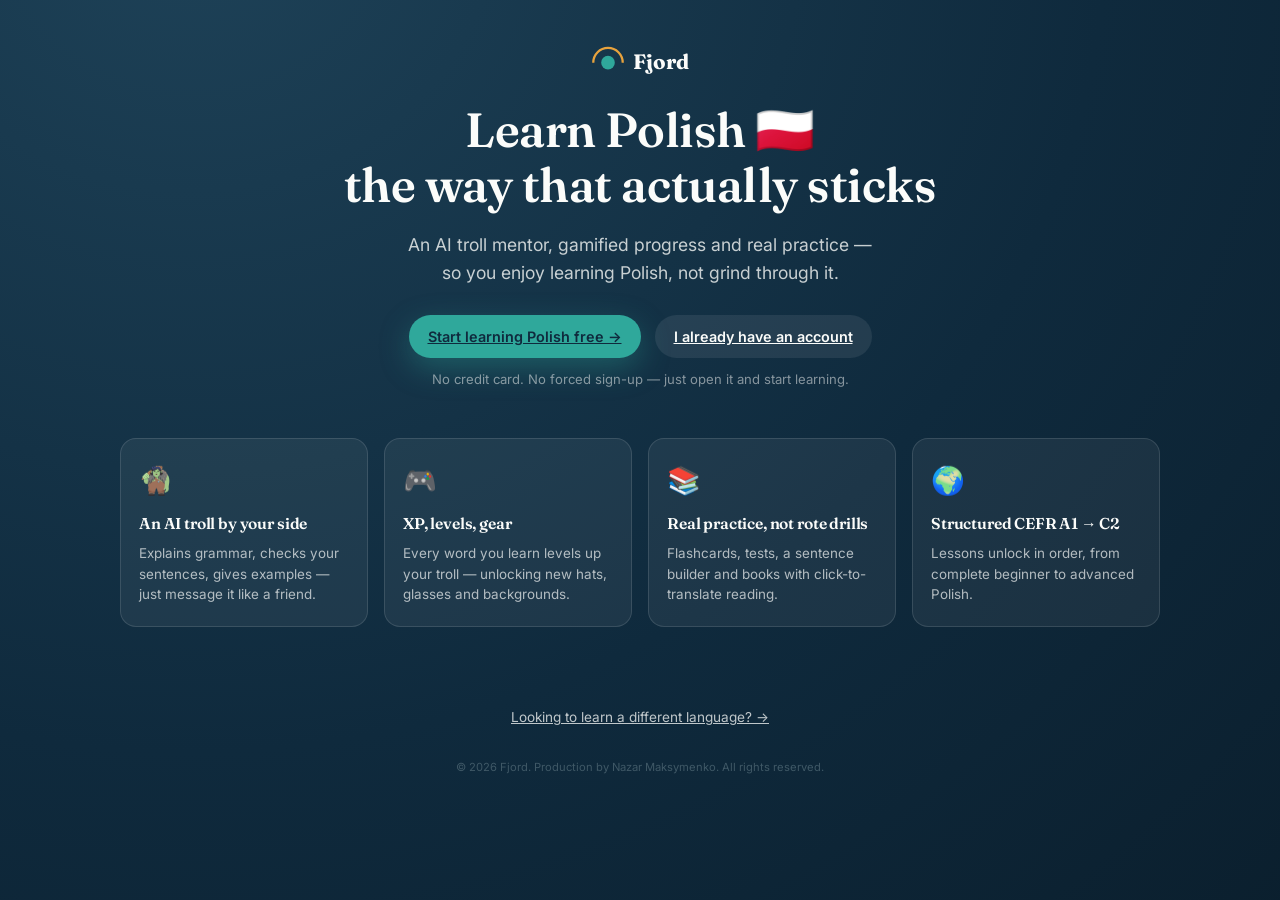
<file: learn/polish/index.html>
<!DOCTYPE html>
<html lang="en">
<head>
    <meta charset="UTF-8">
    <meta name="viewport" content="width=device-width, initial-scale=1.0, maximum-scale=1.0, user-scalable=yes">
    <meta name="author" content="Nazar Maksymenko">
    <meta name="copyright" content="© 2026 Nazar Maksymenko. All rights reserved.">
    <meta name="robots" content="index, follow">

    <!-- ============ PWA ============ -->
    <link rel="manifest" href="../../manifest.json">
    <meta name="theme-color" content="#0A1D2B">
    <link rel="apple-touch-icon" href="../../icons/apple-touch-icon.png">
    <link rel="icon" type="image/png" sizes="512x512" href="../../icons/icon-512.png">
    <link rel="icon" type="image/png" sizes="192x192" href="../../icons/icon-192.png">

    <!-- ============ SEO ============ -->
    <title>Learn Polish Online for Free — AI Tutor & Games | Fjord</title>
    <meta name="description" content="Learn Polish for free with Fjord: an AI troll tutor, gamified flashcards, adaptive stories and real practice from A1 to C2. No credit card, no ads.">
    <link rel="canonical" href="https://fjordlp.com/learn/polish/">

    <!-- ============ Open Graph ============ -->
    <meta property="og:title" content="Learn Polish Online for Free — AI Tutor & Games | Fjord">
    <meta property="og:description" content="An AI troll tutor, gamified flashcards, adaptive stories and real practice from A1 to C2 — free, no credit card.">
    <meta property="og:url" content="https://fjordlp.com/learn/polish/">
    <meta property="og:type" content="website">
    <meta property="og:image" content="https://fjordlp.com/og-image.jpg">
    <meta property="og:image:width" content="1200">
    <meta property="og:image:height" content="630">

    <!-- ============ Twitter Card ============ -->
    <meta name="twitter:card" content="summary_large_image">
    <meta name="twitter:title" content="Learn Polish Online for Free — AI Tutor & Games | Fjord">
    <meta name="twitter:description" content="An AI troll tutor, gamified flashcards, adaptive stories and real practice from A1 to C2 — free, no credit card.">
    <meta name="twitter:image" content="https://fjordlp.com/og-image.jpg">

    <!-- ============ Fonts ============ -->
    <link rel="preconnect" href="https://fonts.googleapis.com">
    <link rel="preconnect" href="https://fonts.gstatic.com" crossorigin>
    <link href="https://fonts.googleapis.com/css2?family=Fraunces:ital,opsz,wght@0,9..144,400;0,9..144,600;0,9..144,700;1,9..144,500&family=Inter:wght@400;500;600;700&family=JetBrains+Mono:wght@400;500;700&display=swap" rel="stylesheet">

    <!-- ============ Styles ============ -->
    <link rel="stylesheet" href="../../css/style.css">

    <!-- ============ Structured data ============ -->
    <script type="application/ld+json">
    {
      "@context": "https://schema.org",
      "@type": "Course",
      "name": "Learn Polish with Fjord",
      "description": "Gamified Polish learning platform with an AI tutor, flashcards, adaptive stories and CEFR A1-C2 progression.",
      "provider": {
        "@type": "Organization",
        "name": "Fjord",
        "sameAs": "https://fjordlp.com/"
      },
      "offers": {
        "@type": "Offer",
        "price": "0",
        "priceCurrency": "USD"
      }
    }
    </script>
</head>
<body>
    <div class="auth-page" style="padding-bottom:60px;">
        <section class="hero-landing">
            <div class="hero-inner">
                <div class="hero-brand" style="justify-content:center;">
                    <span class="mark"><svg viewBox="0 0 30 30" width="34" height="34"><circle cx="15" cy="20" r="6" fill="#2FA89B"/><path d="M2 20 A13 13 0 0 1 28 20" stroke="#E8A33D" stroke-width="2" fill="none"/></svg></span>
                    Fjord
                </div>
                <h1 class="hero-title">Learn Polish 🇵🇱<br>the way that actually sticks</h1>
                <p class="hero-subtitle">An AI troll mentor, gamified progress and real practice —<br class="hero-br">so you enjoy learning Polish, not grind through it.</p>
                <div class="hero-cta-row">
                    <a class="btn btn-hero-primary" href="/?lang=pl&amp;ui=en">Start learning Polish free →</a>
                    <a class="btn btn-hero-ghost" href="/?lang=pl&amp;ui=en">I already have an account</a>
                </div>
                <p class="hero-microcopy">No credit card. No forced sign-up — just open it and start learning.</p>
            </div>

            <div class="hero-features">
                <div class="hero-feature-card">
                    <div class="hero-feature-icon">🧌</div>
                    <h3>An AI troll by your side</h3>
                    <p>Explains grammar, checks your sentences, gives examples — just message it like a friend.</p>
                </div>
                <div class="hero-feature-card">
                    <div class="hero-feature-icon">🎮</div>
                    <h3>XP, levels, gear</h3>
                    <p>Every word you learn levels up your troll — unlocking new hats, glasses and backgrounds.</p>
                </div>
                <div class="hero-feature-card">
                    <div class="hero-feature-icon">📚</div>
                    <h3>Real practice, not rote drills</h3>
                    <p>Flashcards, tests, a sentence builder and books with click-to-translate reading.</p>
                </div>
                <div class="hero-feature-card">
                    <div class="hero-feature-icon">🌍</div>
                    <h3>Structured CEFR A1 → C2</h3>
                    <p>Lessons unlock in order, from complete beginner to advanced Polish.</p>
                </div>
            </div>
        </section>

        <p style="margin-top:24px;font-size:.85rem;"><a href="/" style="color:var(--frost);opacity:.75;">Looking to learn a different language? →</a></p>

        <footer class="appfoot" style="width:100%;">© 2026 Fjord. Production by Nazar Maksymenko. All rights reserved.</footer>
    </div>
</body>
</html>
</file>
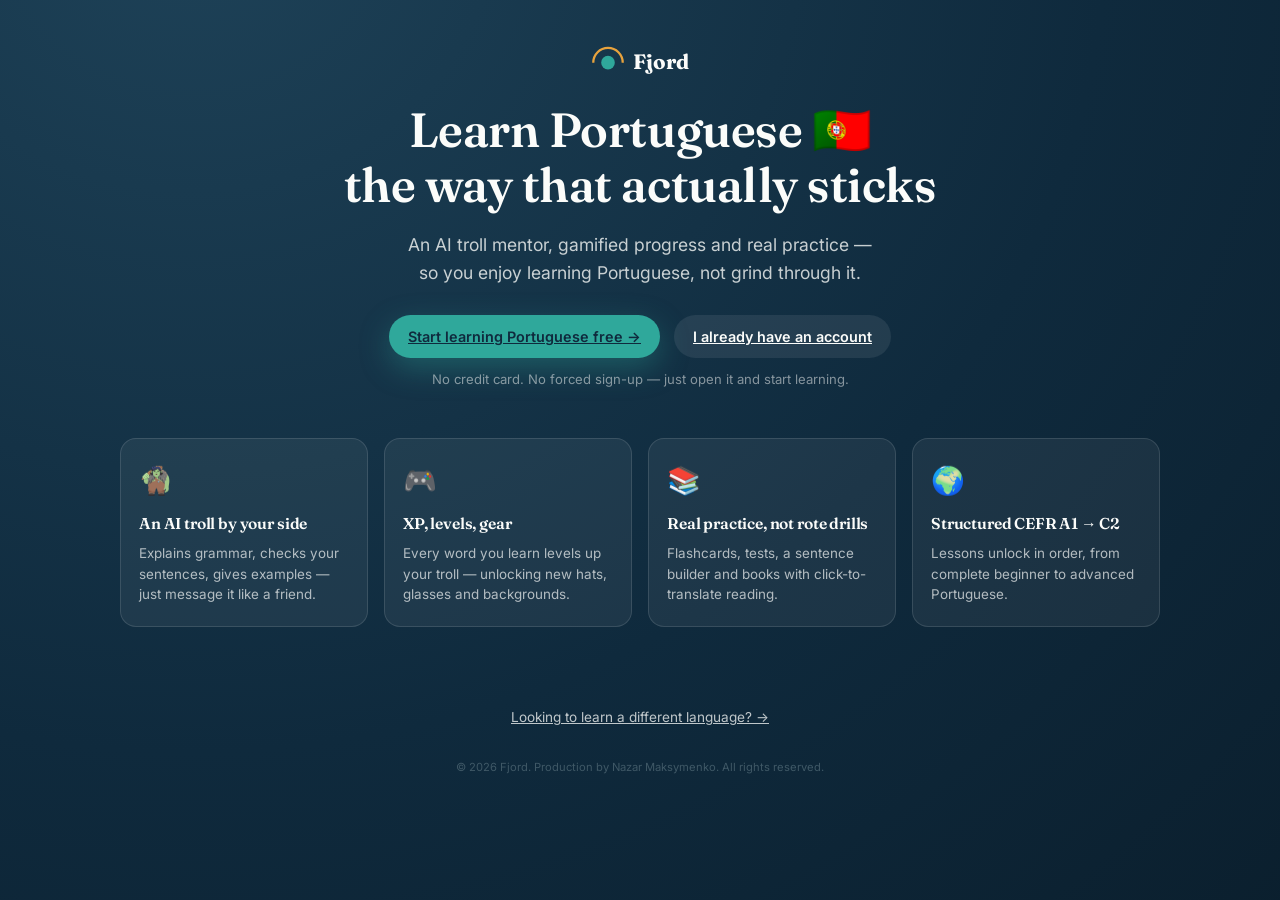
<file: learn/portuguese/index.html>
<!DOCTYPE html>
<html lang="en">
<head>
    <meta charset="UTF-8">
    <meta name="viewport" content="width=device-width, initial-scale=1.0, maximum-scale=1.0, user-scalable=yes">
    <meta name="author" content="Nazar Maksymenko">
    <meta name="copyright" content="© 2026 Nazar Maksymenko. All rights reserved.">
    <meta name="robots" content="index, follow">

    <!-- ============ PWA ============ -->
    <link rel="manifest" href="../../manifest.json">
    <meta name="theme-color" content="#0A1D2B">
    <link rel="apple-touch-icon" href="../../icons/apple-touch-icon.png">
    <link rel="icon" type="image/png" sizes="512x512" href="../../icons/icon-512.png">
    <link rel="icon" type="image/png" sizes="192x192" href="../../icons/icon-192.png">

    <!-- ============ SEO ============ -->
    <title>Learn Portuguese Online for Free — AI Tutor & Games | Fjord</title>
    <meta name="description" content="Learn Portuguese for free with Fjord: an AI troll tutor, gamified flashcards, adaptive stories and real practice from A1 to C2. No credit card, no ads.">
    <link rel="canonical" href="https://fjordlp.com/learn/portuguese/">

    <!-- ============ Open Graph ============ -->
    <meta property="og:title" content="Learn Portuguese Online for Free — AI Tutor & Games | Fjord">
    <meta property="og:description" content="An AI troll tutor, gamified flashcards, adaptive stories and real practice from A1 to C2 — free, no credit card.">
    <meta property="og:url" content="https://fjordlp.com/learn/portuguese/">
    <meta property="og:type" content="website">
    <meta property="og:image" content="https://fjordlp.com/og-image.jpg">
    <meta property="og:image:width" content="1200">
    <meta property="og:image:height" content="630">

    <!-- ============ Twitter Card ============ -->
    <meta name="twitter:card" content="summary_large_image">
    <meta name="twitter:title" content="Learn Portuguese Online for Free — AI Tutor & Games | Fjord">
    <meta name="twitter:description" content="An AI troll tutor, gamified flashcards, adaptive stories and real practice from A1 to C2 — free, no credit card.">
    <meta name="twitter:image" content="https://fjordlp.com/og-image.jpg">

    <!-- ============ Fonts ============ -->
    <link rel="preconnect" href="https://fonts.googleapis.com">
    <link rel="preconnect" href="https://fonts.gstatic.com" crossorigin>
    <link href="https://fonts.googleapis.com/css2?family=Fraunces:ital,opsz,wght@0,9..144,400;0,9..144,600;0,9..144,700;1,9..144,500&family=Inter:wght@400;500;600;700&family=JetBrains+Mono:wght@400;500;700&display=swap" rel="stylesheet">

    <!-- ============ Styles ============ -->
    <link rel="stylesheet" href="../../css/style.css">

    <!-- ============ Structured data ============ -->
    <script type="application/ld+json">
    {
      "@context": "https://schema.org",
      "@type": "Course",
      "name": "Learn Portuguese with Fjord",
      "description": "Gamified Portuguese learning platform with an AI tutor, flashcards, adaptive stories and CEFR A1-C2 progression.",
      "provider": {
        "@type": "Organization",
        "name": "Fjord",
        "sameAs": "https://fjordlp.com/"
      },
      "offers": {
        "@type": "Offer",
        "price": "0",
        "priceCurrency": "USD"
      }
    }
    </script>
</head>
<body>
    <div class="auth-page" style="padding-bottom:60px;">
        <section class="hero-landing">
            <div class="hero-inner">
                <div class="hero-brand" style="justify-content:center;">
                    <span class="mark"><svg viewBox="0 0 30 30" width="34" height="34"><circle cx="15" cy="20" r="6" fill="#2FA89B"/><path d="M2 20 A13 13 0 0 1 28 20" stroke="#E8A33D" stroke-width="2" fill="none"/></svg></span>
                    Fjord
                </div>
                <h1 class="hero-title">Learn Portuguese 🇵🇹<br>the way that actually sticks</h1>
                <p class="hero-subtitle">An AI troll mentor, gamified progress and real practice —<br class="hero-br">so you enjoy learning Portuguese, not grind through it.</p>
                <div class="hero-cta-row">
                    <a class="btn btn-hero-primary" href="/?lang=pt&amp;ui=en">Start learning Portuguese free →</a>
                    <a class="btn btn-hero-ghost" href="/?lang=pt&amp;ui=en">I already have an account</a>
                </div>
                <p class="hero-microcopy">No credit card. No forced sign-up — just open it and start learning.</p>
            </div>

            <div class="hero-features">
                <div class="hero-feature-card">
                    <div class="hero-feature-icon">🧌</div>
                    <h3>An AI troll by your side</h3>
                    <p>Explains grammar, checks your sentences, gives examples — just message it like a friend.</p>
                </div>
                <div class="hero-feature-card">
                    <div class="hero-feature-icon">🎮</div>
                    <h3>XP, levels, gear</h3>
                    <p>Every word you learn levels up your troll — unlocking new hats, glasses and backgrounds.</p>
                </div>
                <div class="hero-feature-card">
                    <div class="hero-feature-icon">📚</div>
                    <h3>Real practice, not rote drills</h3>
                    <p>Flashcards, tests, a sentence builder and books with click-to-translate reading.</p>
                </div>
                <div class="hero-feature-card">
                    <div class="hero-feature-icon">🌍</div>
                    <h3>Structured CEFR A1 → C2</h3>
                    <p>Lessons unlock in order, from complete beginner to advanced Portuguese.</p>
                </div>
            </div>
        </section>

        <p style="margin-top:24px;font-size:.85rem;"><a href="/" style="color:var(--frost);opacity:.75;">Looking to learn a different language? →</a></p>

        <footer class="appfoot" style="width:100%;">© 2026 Fjord. Production by Nazar Maksymenko. All rights reserved.</footer>
    </div>
</body>
</html>
</file>
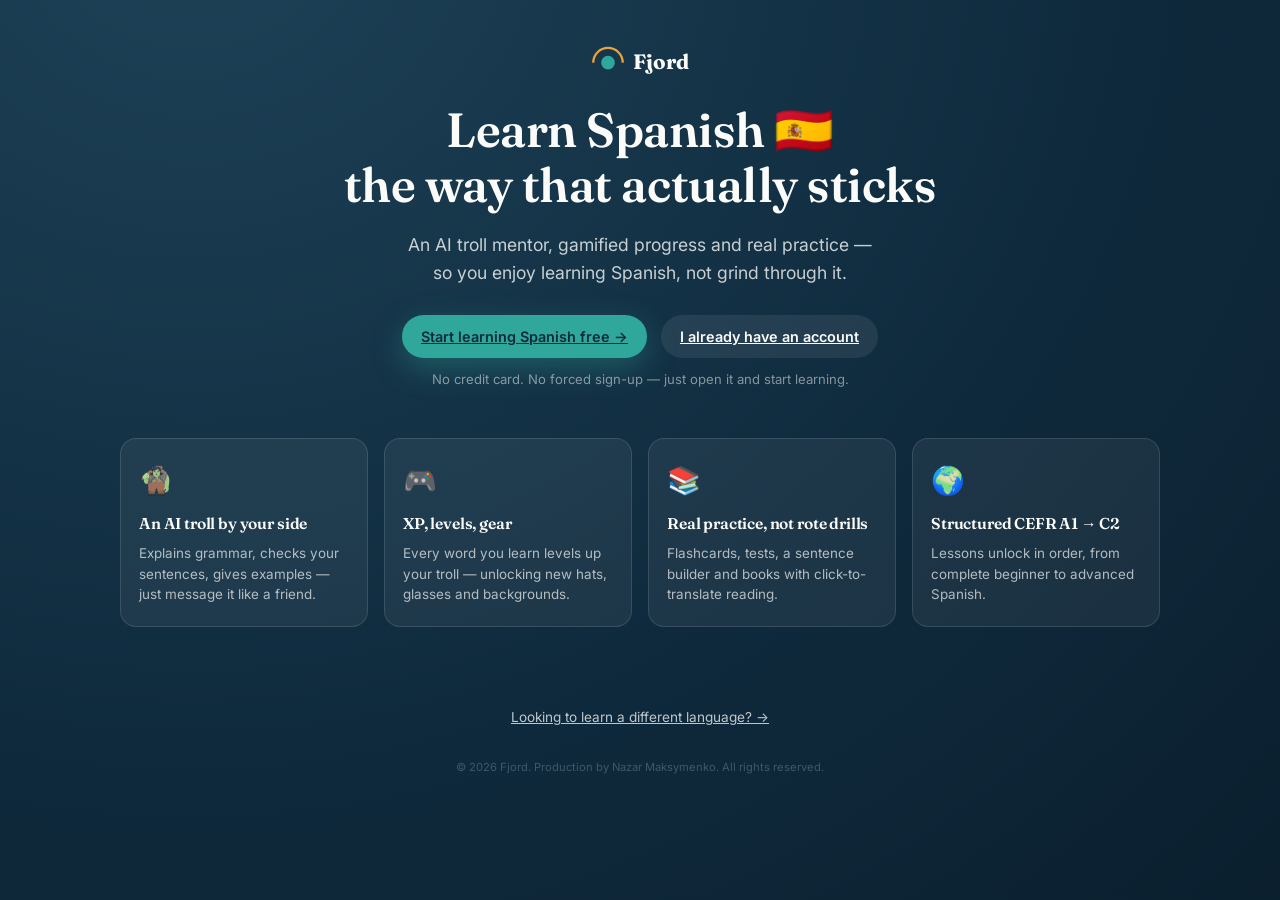
<file: learn/spanish/index.html>
<!DOCTYPE html>
<html lang="en">
<head>
    <meta charset="UTF-8">
    <meta name="viewport" content="width=device-width, initial-scale=1.0, maximum-scale=1.0, user-scalable=yes">
    <meta name="author" content="Nazar Maksymenko">
    <meta name="copyright" content="© 2026 Nazar Maksymenko. All rights reserved.">
    <meta name="robots" content="index, follow">

    <!-- ============ PWA ============ -->
    <link rel="manifest" href="../../manifest.json">
    <meta name="theme-color" content="#0A1D2B">
    <link rel="apple-touch-icon" href="../../icons/apple-touch-icon.png">
    <link rel="icon" type="image/png" sizes="512x512" href="../../icons/icon-512.png">
    <link rel="icon" type="image/png" sizes="192x192" href="../../icons/icon-192.png">

    <!-- ============ SEO ============ -->
    <title>Learn Spanish Online for Free — AI Tutor & Games | Fjord</title>
    <meta name="description" content="Learn Spanish for free with Fjord: an AI troll tutor, gamified flashcards, adaptive stories and real practice from A1 to C2. No credit card, no ads.">
    <link rel="canonical" href="https://fjordlp.com/learn/spanish/">

    <!-- ============ Open Graph ============ -->
    <meta property="og:title" content="Learn Spanish Online for Free — AI Tutor & Games | Fjord">
    <meta property="og:description" content="An AI troll tutor, gamified flashcards, adaptive stories and real practice from A1 to C2 — free, no credit card.">
    <meta property="og:url" content="https://fjordlp.com/learn/spanish/">
    <meta property="og:type" content="website">
    <meta property="og:image" content="https://fjordlp.com/og-image.jpg">
    <meta property="og:image:width" content="1200">
    <meta property="og:image:height" content="630">

    <!-- ============ Twitter Card ============ -->
    <meta name="twitter:card" content="summary_large_image">
    <meta name="twitter:title" content="Learn Spanish Online for Free — AI Tutor & Games | Fjord">
    <meta name="twitter:description" content="An AI troll tutor, gamified flashcards, adaptive stories and real practice from A1 to C2 — free, no credit card.">
    <meta name="twitter:image" content="https://fjordlp.com/og-image.jpg">

    <!-- ============ Fonts ============ -->
    <link rel="preconnect" href="https://fonts.googleapis.com">
    <link rel="preconnect" href="https://fonts.gstatic.com" crossorigin>
    <link href="https://fonts.googleapis.com/css2?family=Fraunces:ital,opsz,wght@0,9..144,400;0,9..144,600;0,9..144,700;1,9..144,500&family=Inter:wght@400;500;600;700&family=JetBrains+Mono:wght@400;500;700&display=swap" rel="stylesheet">

    <!-- ============ Styles ============ -->
    <link rel="stylesheet" href="../../css/style.css">

    <!-- ============ Structured data ============ -->
    <script type="application/ld+json">
    {
      "@context": "https://schema.org",
      "@type": "Course",
      "name": "Learn Spanish with Fjord",
      "description": "Gamified Spanish learning platform with an AI tutor, flashcards, adaptive stories and CEFR A1-C2 progression.",
      "provider": {
        "@type": "Organization",
        "name": "Fjord",
        "sameAs": "https://fjordlp.com/"
      },
      "offers": {
        "@type": "Offer",
        "price": "0",
        "priceCurrency": "USD"
      }
    }
    </script>
</head>
<body>
    <div class="auth-page" style="padding-bottom:60px;">
        <section class="hero-landing">
            <div class="hero-inner">
                <div class="hero-brand" style="justify-content:center;">
                    <span class="mark"><svg viewBox="0 0 30 30" width="34" height="34"><circle cx="15" cy="20" r="6" fill="#2FA89B"/><path d="M2 20 A13 13 0 0 1 28 20" stroke="#E8A33D" stroke-width="2" fill="none"/></svg></span>
                    Fjord
                </div>
                <h1 class="hero-title">Learn Spanish 🇪🇸<br>the way that actually sticks</h1>
                <p class="hero-subtitle">An AI troll mentor, gamified progress and real practice —<br class="hero-br">so you enjoy learning Spanish, not grind through it.</p>
                <div class="hero-cta-row">
                    <a class="btn btn-hero-primary" href="/?lang=es&amp;ui=en">Start learning Spanish free →</a>
                    <a class="btn btn-hero-ghost" href="/?lang=es&amp;ui=en">I already have an account</a>
                </div>
                <p class="hero-microcopy">No credit card. No forced sign-up — just open it and start learning.</p>
            </div>

            <div class="hero-features">
                <div class="hero-feature-card">
                    <div class="hero-feature-icon">🧌</div>
                    <h3>An AI troll by your side</h3>
                    <p>Explains grammar, checks your sentences, gives examples — just message it like a friend.</p>
                </div>
                <div class="hero-feature-card">
                    <div class="hero-feature-icon">🎮</div>
                    <h3>XP, levels, gear</h3>
                    <p>Every word you learn levels up your troll — unlocking new hats, glasses and backgrounds.</p>
                </div>
                <div class="hero-feature-card">
                    <div class="hero-feature-icon">📚</div>
                    <h3>Real practice, not rote drills</h3>
                    <p>Flashcards, tests, a sentence builder and books with click-to-translate reading.</p>
                </div>
                <div class="hero-feature-card">
                    <div class="hero-feature-icon">🌍</div>
                    <h3>Structured CEFR A1 → C2</h3>
                    <p>Lessons unlock in order, from complete beginner to advanced Spanish.</p>
                </div>
            </div>
        </section>

        <p style="margin-top:24px;font-size:.85rem;"><a href="/" style="color:var(--frost);opacity:.75;">Looking to learn a different language? →</a></p>

        <footer class="appfoot" style="width:100%;">© 2026 Fjord. Production by Nazar Maksymenko. All rights reserved.</footer>
    </div>
</body>
</html>
</file>
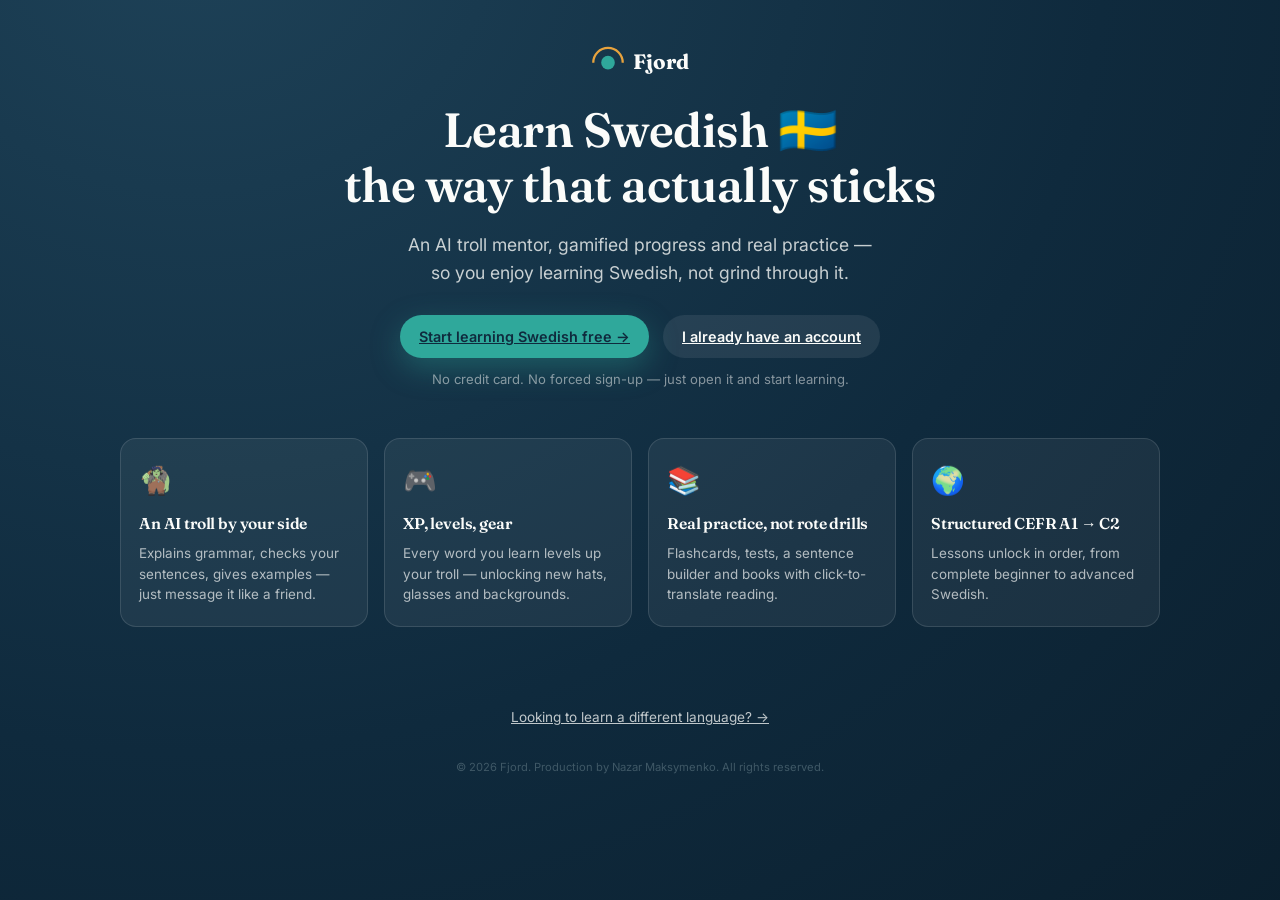
<file: learn/swedish/index.html>
<!DOCTYPE html>
<html lang="en">
<head>
    <meta charset="UTF-8">
    <meta name="viewport" content="width=device-width, initial-scale=1.0, maximum-scale=1.0, user-scalable=yes">
    <meta name="author" content="Nazar Maksymenko">
    <meta name="copyright" content="© 2026 Nazar Maksymenko. All rights reserved.">
    <meta name="robots" content="index, follow">

    <!-- ============ PWA ============ -->
    <link rel="manifest" href="../../manifest.json">
    <meta name="theme-color" content="#0A1D2B">
    <link rel="apple-touch-icon" href="../../icons/apple-touch-icon.png">
    <link rel="icon" type="image/png" sizes="512x512" href="../../icons/icon-512.png">
    <link rel="icon" type="image/png" sizes="192x192" href="../../icons/icon-192.png">

    <!-- ============ SEO ============ -->
    <title>Learn Swedish Online for Free — AI Tutor & Games | Fjord</title>
    <meta name="description" content="Learn Swedish for free with Fjord: an AI troll tutor, gamified flashcards, adaptive stories and real practice from A1 to C2. No credit card, no ads.">
    <link rel="canonical" href="https://fjordlp.com/learn/swedish/">

    <!-- ============ Open Graph ============ -->
    <meta property="og:title" content="Learn Swedish Online for Free — AI Tutor & Games | Fjord">
    <meta property="og:description" content="An AI troll tutor, gamified flashcards, adaptive stories and real practice from A1 to C2 — free, no credit card.">
    <meta property="og:url" content="https://fjordlp.com/learn/swedish/">
    <meta property="og:type" content="website">
    <meta property="og:image" content="https://fjordlp.com/og-image.jpg">
    <meta property="og:image:width" content="1200">
    <meta property="og:image:height" content="630">

    <!-- ============ Twitter Card ============ -->
    <meta name="twitter:card" content="summary_large_image">
    <meta name="twitter:title" content="Learn Swedish Online for Free — AI Tutor & Games | Fjord">
    <meta name="twitter:description" content="An AI troll tutor, gamified flashcards, adaptive stories and real practice from A1 to C2 — free, no credit card.">
    <meta name="twitter:image" content="https://fjordlp.com/og-image.jpg">

    <!-- ============ Fonts ============ -->
    <link rel="preconnect" href="https://fonts.googleapis.com">
    <link rel="preconnect" href="https://fonts.gstatic.com" crossorigin>
    <link href="https://fonts.googleapis.com/css2?family=Fraunces:ital,opsz,wght@0,9..144,400;0,9..144,600;0,9..144,700;1,9..144,500&family=Inter:wght@400;500;600;700&family=JetBrains+Mono:wght@400;500;700&display=swap" rel="stylesheet">

    <!-- ============ Styles ============ -->
    <link rel="stylesheet" href="../../css/style.css">

    <!-- ============ Structured data ============ -->
    <script type="application/ld+json">
    {
      "@context": "https://schema.org",
      "@type": "Course",
      "name": "Learn Swedish with Fjord",
      "description": "Gamified Swedish learning platform with an AI tutor, flashcards, adaptive stories and CEFR A1-C2 progression.",
      "provider": {
        "@type": "Organization",
        "name": "Fjord",
        "sameAs": "https://fjordlp.com/"
      },
      "offers": {
        "@type": "Offer",
        "price": "0",
        "priceCurrency": "USD"
      }
    }
    </script>
</head>
<body>
    <div class="auth-page" style="padding-bottom:60px;">
        <section class="hero-landing">
            <div class="hero-inner">
                <div class="hero-brand" style="justify-content:center;">
                    <span class="mark"><svg viewBox="0 0 30 30" width="34" height="34"><circle cx="15" cy="20" r="6" fill="#2FA89B"/><path d="M2 20 A13 13 0 0 1 28 20" stroke="#E8A33D" stroke-width="2" fill="none"/></svg></span>
                    Fjord
                </div>
                <h1 class="hero-title">Learn Swedish 🇸🇪<br>the way that actually sticks</h1>
                <p class="hero-subtitle">An AI troll mentor, gamified progress and real practice —<br class="hero-br">so you enjoy learning Swedish, not grind through it.</p>
                <div class="hero-cta-row">
                    <a class="btn btn-hero-primary" href="/?lang=sv&amp;ui=en">Start learning Swedish free →</a>
                    <a class="btn btn-hero-ghost" href="/?lang=sv&amp;ui=en">I already have an account</a>
                </div>
                <p class="hero-microcopy">No credit card. No forced sign-up — just open it and start learning.</p>
            </div>

            <div class="hero-features">
                <div class="hero-feature-card">
                    <div class="hero-feature-icon">🧌</div>
                    <h3>An AI troll by your side</h3>
                    <p>Explains grammar, checks your sentences, gives examples — just message it like a friend.</p>
                </div>
                <div class="hero-feature-card">
                    <div class="hero-feature-icon">🎮</div>
                    <h3>XP, levels, gear</h3>
                    <p>Every word you learn levels up your troll — unlocking new hats, glasses and backgrounds.</p>
                </div>
                <div class="hero-feature-card">
                    <div class="hero-feature-icon">📚</div>
                    <h3>Real practice, not rote drills</h3>
                    <p>Flashcards, tests, a sentence builder and books with click-to-translate reading.</p>
                </div>
                <div class="hero-feature-card">
                    <div class="hero-feature-icon">🌍</div>
                    <h3>Structured CEFR A1 → C2</h3>
                    <p>Lessons unlock in order, from complete beginner to advanced Swedish.</p>
                </div>
            </div>
        </section>

        <p style="margin-top:24px;font-size:.85rem;"><a href="/" style="color:var(--frost);opacity:.75;">Looking to learn a different language? →</a></p>

        <footer class="appfoot" style="width:100%;">© 2026 Fjord. Production by Nazar Maksymenko. All rights reserved.</footer>
    </div>
</body>
</html>
</file>
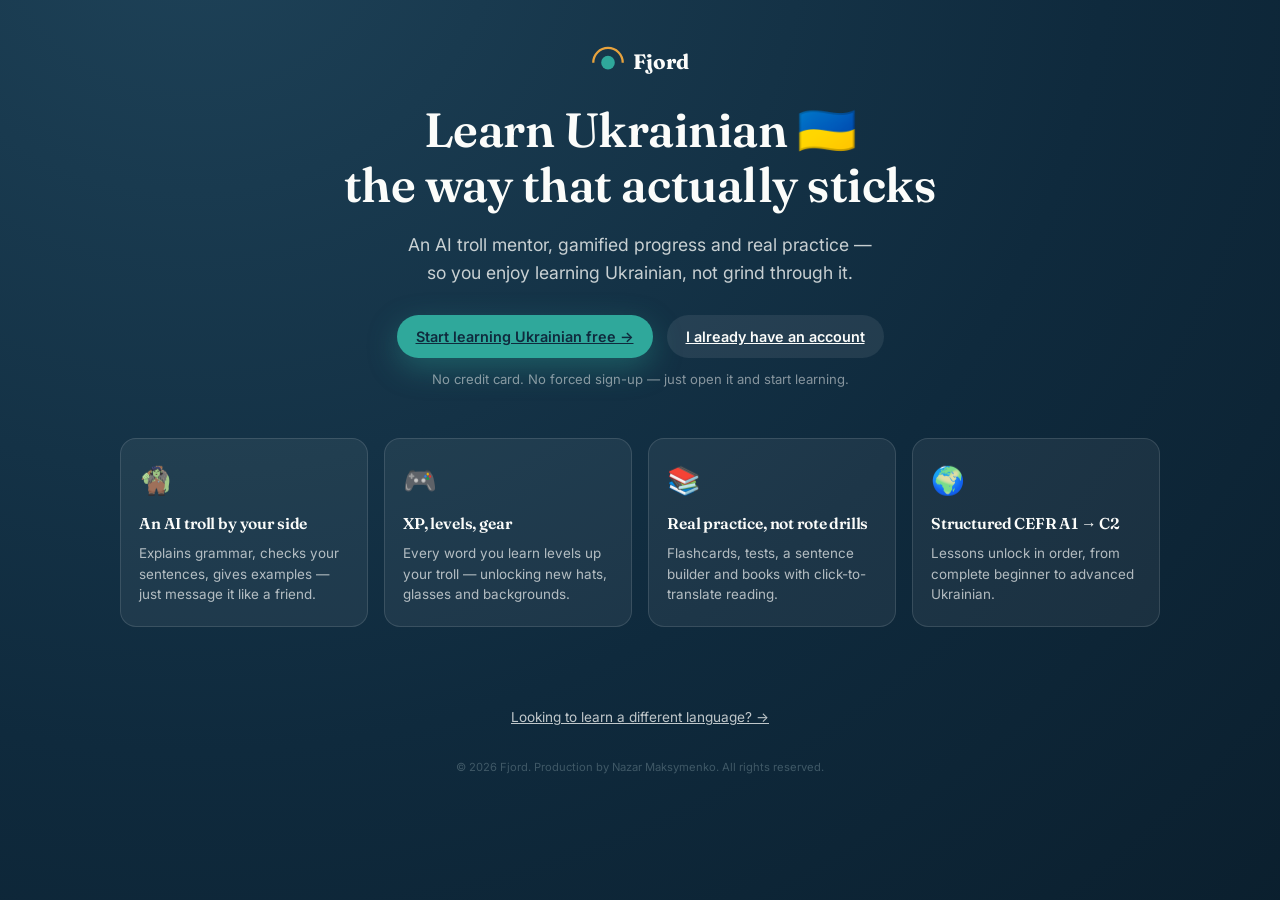
<file: learn/ukrainian/index.html>
<!DOCTYPE html>
<html lang="en">
<head>
    <meta charset="UTF-8">
    <meta name="viewport" content="width=device-width, initial-scale=1.0, maximum-scale=1.0, user-scalable=yes">
    <meta name="author" content="Nazar Maksymenko">
    <meta name="copyright" content="© 2026 Nazar Maksymenko. All rights reserved.">
    <meta name="robots" content="index, follow">

    <!-- ============ PWA ============ -->
    <link rel="manifest" href="../../manifest.json">
    <meta name="theme-color" content="#0A1D2B">
    <link rel="apple-touch-icon" href="../../icons/apple-touch-icon.png">
    <link rel="icon" type="image/png" sizes="512x512" href="../../icons/icon-512.png">
    <link rel="icon" type="image/png" sizes="192x192" href="../../icons/icon-192.png">

    <!-- ============ SEO ============ -->
    <title>Learn Ukrainian Online for Free — AI Tutor & Games | Fjord</title>
    <meta name="description" content="Learn Ukrainian for free with Fjord: an AI troll tutor, gamified flashcards, adaptive stories and real practice from A1 to C2. No credit card, no ads.">
    <link rel="canonical" href="https://fjordlp.com/learn/ukrainian/">

    <!-- ============ Open Graph ============ -->
    <meta property="og:title" content="Learn Ukrainian Online for Free — AI Tutor & Games | Fjord">
    <meta property="og:description" content="An AI troll tutor, gamified flashcards, adaptive stories and real practice from A1 to C2 — free, no credit card.">
    <meta property="og:url" content="https://fjordlp.com/learn/ukrainian/">
    <meta property="og:type" content="website">
    <meta property="og:image" content="https://fjordlp.com/og-image.jpg">
    <meta property="og:image:width" content="1200">
    <meta property="og:image:height" content="630">

    <!-- ============ Twitter Card ============ -->
    <meta name="twitter:card" content="summary_large_image">
    <meta name="twitter:title" content="Learn Ukrainian Online for Free — AI Tutor & Games | Fjord">
    <meta name="twitter:description" content="An AI troll tutor, gamified flashcards, adaptive stories and real practice from A1 to C2 — free, no credit card.">
    <meta name="twitter:image" content="https://fjordlp.com/og-image.jpg">

    <!-- ============ Fonts ============ -->
    <link rel="preconnect" href="https://fonts.googleapis.com">
    <link rel="preconnect" href="https://fonts.gstatic.com" crossorigin>
    <link href="https://fonts.googleapis.com/css2?family=Fraunces:ital,opsz,wght@0,9..144,400;0,9..144,600;0,9..144,700;1,9..144,500&family=Inter:wght@400;500;600;700&family=JetBrains+Mono:wght@400;500;700&display=swap" rel="stylesheet">

    <!-- ============ Styles ============ -->
    <link rel="stylesheet" href="../../css/style.css">

    <!-- ============ Structured data ============ -->
    <script type="application/ld+json">
    {
      "@context": "https://schema.org",
      "@type": "Course",
      "name": "Learn Ukrainian with Fjord",
      "description": "Gamified Ukrainian learning platform with an AI tutor, flashcards, adaptive stories and CEFR A1-C2 progression.",
      "provider": {
        "@type": "Organization",
        "name": "Fjord",
        "sameAs": "https://fjordlp.com/"
      },
      "offers": {
        "@type": "Offer",
        "price": "0",
        "priceCurrency": "USD"
      }
    }
    </script>
</head>
<body>
    <div class="auth-page" style="padding-bottom:60px;">
        <section class="hero-landing">
            <div class="hero-inner">
                <div class="hero-brand" style="justify-content:center;">
                    <span class="mark"><svg viewBox="0 0 30 30" width="34" height="34"><circle cx="15" cy="20" r="6" fill="#2FA89B"/><path d="M2 20 A13 13 0 0 1 28 20" stroke="#E8A33D" stroke-width="2" fill="none"/></svg></span>
                    Fjord
                </div>
                <h1 class="hero-title">Learn Ukrainian 🇺🇦<br>the way that actually sticks</h1>
                <p class="hero-subtitle">An AI troll mentor, gamified progress and real practice —<br class="hero-br">so you enjoy learning Ukrainian, not grind through it.</p>
                <div class="hero-cta-row">
                    <a class="btn btn-hero-primary" href="/?lang=uk&amp;ui=en">Start learning Ukrainian free →</a>
                    <a class="btn btn-hero-ghost" href="/?lang=uk&amp;ui=en">I already have an account</a>
                </div>
                <p class="hero-microcopy">No credit card. No forced sign-up — just open it and start learning.</p>
            </div>

            <div class="hero-features">
                <div class="hero-feature-card">
                    <div class="hero-feature-icon">🧌</div>
                    <h3>An AI troll by your side</h3>
                    <p>Explains grammar, checks your sentences, gives examples — just message it like a friend.</p>
                </div>
                <div class="hero-feature-card">
                    <div class="hero-feature-icon">🎮</div>
                    <h3>XP, levels, gear</h3>
                    <p>Every word you learn levels up your troll — unlocking new hats, glasses and backgrounds.</p>
                </div>
                <div class="hero-feature-card">
                    <div class="hero-feature-icon">📚</div>
                    <h3>Real practice, not rote drills</h3>
                    <p>Flashcards, tests, a sentence builder and books with click-to-translate reading.</p>
                </div>
                <div class="hero-feature-card">
                    <div class="hero-feature-icon">🌍</div>
                    <h3>Structured CEFR A1 → C2</h3>
                    <p>Lessons unlock in order, from complete beginner to advanced Ukrainian.</p>
                </div>
            </div>
        </section>

        <p style="margin-top:24px;font-size:.85rem;"><a href="/" style="color:var(--frost);opacity:.75;">Looking to learn a different language? →</a></p>

        <footer class="appfoot" style="width:100%;">© 2026 Fjord. Production by Nazar Maksymenko. All rights reserved.</footer>
    </div>
</body>
</html>
</file>
<file: css/style.css>
/* ===== СТИЛІ ===== */
        :root {
            --navy: #0F2A3D;
            --teal: #2FA89B;
            --teal-dim: #1F7A70;
            --amber: #E8A33D;
            --rose: #D9765B;
            --cream: #F3EFE4;
            --frost: #FBFCFA;
            --ink: #12232B;
            --ink-soft: #3F5866;
            --line: rgba(15,42,61,0.14);
            --line-soft: rgba(15,42,61,0.08);
            --radius: 16px;
            --shadow: 0 8px 28px rgba(15,42,61,0.10);
            --shadow-lg: 0 20px 48px rgba(15,42,61,0.18);
            --green: #2e7d32;
            --red: #c62828;
        }
        * { box-sizing: border-box; }
        html, body { margin: 0; padding: 0; overflow-x: hidden; height: 100%; }
        body {
            font-family: 'Inter', system-ui, sans-serif;
            background: var(--frost);
            color: var(--ink);
            -webkit-font-smoothing: antialiased;
            line-height: 1.5;
            min-height: 100vh;
        }
        h1,h2,h3,h4 { font-family: 'Fraunces', serif; font-weight: 600; margin: 0 0 .4em 0; color: var(--navy); letter-spacing: -.01em; }
        .mono { font-family: 'JetBrains Mono', monospace; }
        button { font-family: inherit; cursor: pointer; }
        ::selection { background: var(--teal); color: white; }
        .hidden { display: none !important; }

        /* ===== AUTH ===== */
.auth-page {
    display: flex;
    flex-direction: column;
    align-items: center;
    min-height: 100vh;
    padding: 0 20px 60px;
    background: radial-gradient(130% 170% at 15% -10%, #1E4258 0%, var(--navy) 55%, #0A1D2B 100%);
}

/* ===== HERO LANDING ===== */
.hero-landing { width: 100%; max-width: 1040px; padding-top: 40px; }
.hero-inner { text-align: center; max-width: 720px; margin: 0 auto; }
.hero-brand {
    display: inline-flex; align-items: center; gap: 8px;
    font-family: 'Fraunces', serif; font-weight: 700; font-size: 1.3rem; color: var(--frost);
    margin-bottom: 20px;
}
.hero-troll { display: flex; justify-content: center; margin-bottom: 8px; min-height: 96px; }
.hero-title {
    font-family: 'Fraunces', serif; font-weight: 600; font-size: clamp(1.9rem, 4.5vw, 3rem);
    color: var(--frost); line-height: 1.15; margin: 0 0 18px;
}
.hero-subtitle {
    color: rgba(251,252,250,.78); font-size: clamp(.95rem, 2vw, 1.1rem); line-height: 1.6;
    margin: 0 0 28px;
}
.hero-cta-row { display: flex; gap: 14px; justify-content: center; flex-wrap: wrap; margin-bottom: 12px; }
.btn-hero-primary {
    background: var(--teal); color: var(--navy); border: none; border-radius: 999px;
    padding: 15px 30px; font-weight: 700; font-size: 1rem; cursor: pointer;
    box-shadow: 0 10px 30px rgba(47,168,155,.35); transition: transform .15s, box-shadow .15s;
}
.btn-hero-primary:hover { transform: translateY(-2px); box-shadow: 0 14px 36px rgba(47,168,155,.45); }
.btn-hero-ghost {
    background: rgba(255,255,255,.08); color: var(--frost); border: 1.5px solid rgba(255,255,255,.25);
    border-radius: 999px; padding: 15px 26px; font-weight: 600; font-size: 1rem; cursor: pointer;
    transition: background .15s;
}
.btn-hero-ghost:hover { background: rgba(255,255,255,.16); }
.hero-microcopy { color: rgba(251,252,250,.5); font-size: .82rem; margin: 0 0 48px; }

.hero-features {
    display: grid; grid-template-columns: repeat(4, 1fr); gap: 16px;
    margin-bottom: 56px;
}
.hero-feature-card {
    background: rgba(255,255,255,.06); border: 1px solid rgba(255,255,255,.12);
    border-radius: 16px; padding: 22px 18px; text-align: left;
}
.hero-feature-icon { font-size: 1.7rem; margin-bottom: 10px; }
.hero-feature-card h3 { color: var(--frost); font-size: .98rem; margin: 0 0 8px; font-family: 'Fraunces', serif; }
.hero-feature-card p { color: rgba(251,252,250,.68); font-size: .84rem; line-height: 1.5; margin: 0; }

@media (max-width: 900px) {
    .hero-features { grid-template-columns: 1fr 1fr; }
}
@media (max-width: 560px) {
    .hero-features { grid-template-columns: 1fr; }
    .hero-br { display: none; }
}
.auth-box {
    background: var(--frost);
    border-radius: var(--radius);
    padding: 40px 32px;
    max-width: 420px;
    width: 100%;
    margin: 0 auto 20px;
    scroll-margin-top: 40px;
    box-shadow: var(--shadow-lg);
}
.auth-box .brand {
    display: flex;
    align-items: center;
    gap: 10px;
    font-family: 'Fraunces', serif;
    font-weight: 700;
    font-size: 1.5rem;
    color: var(--navy);
    justify-content: center;
    margin-bottom: 24px;
}
.auth-box .brand .mark { width: 32px; height: 32px; }
.auth-box h2 { text-align: center; margin-bottom: 20px; }
.auth-box .field { margin-bottom: 16px; }
.auth-box .field label { display: block; font-size: .82rem; font-weight: 600; color: var(--ink-soft); margin-bottom: 4px; }
.auth-box .field input {
    width: 100%; padding: 10px 14px; border-radius: 10px; border: 1px solid var(--line);
    font-size: .95rem; font-family: inherit;
}
.auth-box .field input:focus { border-color: var(--teal); outline: none; }
.auth-box .btn {
    width: 100%; padding: 12px; border-radius: 999px; border: none;
    font-weight: 700; font-size: 1rem; transition: background .15s, color .15s, border-color .15s;
    cursor: pointer;
}
.auth-box .btn-primary { background: var(--teal); color: var(--navy); }
.auth-box .btn-primary:hover { background: var(--teal-dim); color: white; }

/* ===== ВИПРАВЛЕНА КНОПКА ГОСТЯ ===== */
.auth-box .btn-guest {
    background: transparent;
    color: var(--navy);                /* темний текст – видно на білому тлі */
    border: 2px solid var(--teal);     /* яскрава рамка в кольорі бренду */
    margin-top: 10px;
    display: inline-flex;              /* для вирівнювання логотипу та тексту */
    align-items: center;
    justify-content: center;
    gap: 8px;
}
.auth-box .btn-guest:hover {
    background: var(--teal);           /* заливка при наведенні */
    color: var(--frost);               /* білий текст на зеленому */
    border-color: var(--teal-dim);
}
.auth-box .btn-guest .mark {
    display: inline-block;
    width: 20px;
    height: 20px;
    flex-shrink: 0;
}
.auth-box .btn-guest .mark svg {
    display: block;
    width: 100%;
    height: 100%;
}

.auth-box .toggle-link { text-align: center; margin-top: 16px; font-size: .9rem; color: var(--ink-soft); }
.auth-box .toggle-link span { color: var(--teal); cursor: pointer; font-weight: 600; }
.auth-box .toggle-link span:hover { text-decoration: underline; }
.auth-error { color: var(--rose); font-size: .85rem; margin-top: 8px; text-align: center; min-height: 1.4em; }
.auth-divider { display: flex; align-items: center; gap: 12px; margin: 16px 0; color: var(--ink-soft); font-size: .8rem; }
.auth-divider::before, .auth-divider::after { content: ""; flex: 1; height: 1px; background: var(--line); }

        /* ===== APP LAYOUT ===== */
        #app { min-height: 100vh; display: none; flex-direction: column; }
        #app.active { display: flex; }
        .topbar {
            position: sticky; top: 0; z-index: 40;
            background: var(--navy); color: var(--frost);
            padding: 0 16px;
            display: flex; align-items: center; justify-content: space-between;
            height: 60px;
            box-shadow: 0 2px 14px rgba(0,0,0,.18);
        }
        .topbar .brand {
            display: flex; align-items: center; gap: 8px;
            font-family: 'Fraunces', serif; font-weight: 700; font-size: 1.1rem;
            color: var(--frost);
        }
        .topbar .brand .mark { width: 26px; height: 26px; }
        .topbar .user-area { display: flex; align-items: center; gap: 10px; }
        .lang-chip { padding: 4px 8px !important; font-size: .68rem !important; min-width: auto; }

        main { flex: 1; max-width: 1120px; width: 100%; margin: 0 auto; padding: 24px 16px 60px; }
        .view { animation: fadein .35s ease; }
        @keyframes fadein { from { opacity:0; transform:translateY(8px); } to { opacity:1; transform:none; } }

        /* ===== CARDS ===== */
        .card {
            background: var(--frost);
            border: 1px solid var(--line);
            border-radius: var(--radius);
            padding: 20px 22px;
            box-shadow: var(--shadow);
            transition: box-shadow .2s, transform .15s;
        }
        .card:hover { box-shadow: var(--shadow-lg); }

        /* ===== TROLL & GAMIFICATION ===== */
        .troll-bubble {
            position: relative;
            background: var(--frost);
            border: 1.5px solid var(--line);
            border-radius: 14px;
            padding: 12px 16px;
            font-size: .9rem;
            color: var(--ink);
            max-width: 320px;
        }
        .troll-bubble::before {
            content: "";
            position: absolute;
            left: -8px;
            top: 50%;
            transform: translateY(-50%);
            border-width: 8px 8px 8px 0;
            border-style: solid;
            border-color: transparent var(--line) transparent transparent;
        }
        .troll-bubble::after {
            content: "";
            position: absolute;
            left: -6.5px;
            top: 50%;
            transform: translateY(-50%);
            border-width: 7px 7px 7px 0;
            border-style: solid;
            border-color: transparent var(--frost) transparent transparent;
        }
        .xp-bar-track { height: 12px; border-radius: 999px; background: var(--line-soft); overflow: hidden; }
        .xp-bar-fill { height: 100%; background: linear-gradient(90deg, var(--teal), var(--amber)); border-radius: 999px; transition: width .5s ease; }
        .troll-level-badge {
            display: inline-flex; align-items: center; gap: 6px;
            background: var(--navy); color: var(--frost); padding: 4px 12px; border-radius: 999px;
            font-family: 'JetBrains Mono', monospace; font-size: .78rem; font-weight: 700;
        }
        .gear-row { display: flex; gap: 8px; flex-wrap: wrap; }
        .gear-badge {
            display: flex; align-items: center; justify-content: center;
            width: 40px; height: 40px; border-radius: 10px; overflow: hidden;
            background: var(--line-soft); border: 1.5px solid transparent; position: relative;
        }
        .gear-badge svg { width: 34px; height: 34px; border-radius: 8px; }
        .gear-badge.locked { opacity: .35; filter: grayscale(1); }
        .gear-badge.equipped { border-color: var(--teal); background: rgba(47,168,155,0.12); }
        .gear-badge:not(.locked) { cursor: pointer; }
        .ach-grid { display: grid; grid-template-columns: repeat(auto-fill,minmax(140px,1fr)); gap: 10px; }
        .ach-item {
            border: 1.5px solid var(--line); border-radius: 12px; padding: 12px; text-align: center; font-size: .8rem;
        }
        .ach-item.unlocked { border-color: var(--amber); background: rgba(232,163,61,0.08); }
        .ach-item.locked { opacity: .4; }
        .ach-item .ach-icon { font-size: 1.6rem; margin-bottom: 4px; }

        /* ===== AI ASSISTANT CHAT ===== */
        .chat-shell {
            display: flex; flex-direction: column;
            height: min(640px, 70vh);
            border: 1px solid var(--line); border-radius: var(--radius);
            background: var(--frost); box-shadow: var(--shadow); overflow: hidden;
        }
        .chat-log {
            flex: 1; overflow-y: auto; padding: 18px; display: flex; flex-direction: column; gap: 12px;
        }
        .chat-row { display: flex; gap: 10px; align-items: flex-end; max-width: 100%; }
        .chat-row.user { flex-direction: row-reverse; }
        .chat-avatar { flex-shrink: 0; width: 36px; height: 36px; border-radius: 50%; overflow: hidden; background: var(--line-soft); }
        .chat-avatar svg { display: block; width: 100%; height: 100%; }
        .chat-bubble {
            max-width: 72%; padding: 10px 14px; border-radius: 16px; font-size: .9rem; line-height: 1.45;
            white-space: pre-wrap; word-break: break-word;
        }
        .chat-row.bot .chat-bubble { background: var(--line-soft); color: var(--ink); border-bottom-left-radius: 4px; }
        .chat-row.user .chat-bubble { background: var(--teal); color: white; border-bottom-right-radius: 4px; }
        .chat-row.bot.error .chat-bubble { background: rgba(217,118,91,.12); color: var(--rose); }
        .chat-typing { display: inline-flex; gap: 4px; padding: 2px 4px; }
        .chat-typing span {
            width: 6px; height: 6px; border-radius: 50%; background: var(--ink-soft); opacity: .5;
            animation: chatTypingBlink 1.1s infinite ease-in-out;
        }
        .chat-typing span:nth-child(2) { animation-delay: .15s; }
        .chat-typing span:nth-child(3) { animation-delay: .3s; }
        @keyframes chatTypingBlink { 0%,80%,100%{ opacity:.25; transform: translateY(0); } 40%{ opacity:.9; transform: translateY(-3px); } }
        .chat-input-bar {
            display: flex; gap: 8px; padding: 12px; border-top: 1px solid var(--line); background: var(--frost);
        }
        .chat-input-bar textarea {
            flex: 1; resize: none; border: 1px solid var(--line); border-radius: 14px;
            padding: 10px 14px; font-family: inherit; font-size: .9rem; max-height: 100px; min-height: 42px;
        }
        .chat-input-bar textarea:focus { outline: none; border-color: var(--teal); }
        .chat-send-btn {
            border: none; background: var(--teal); color: var(--navy); border-radius: 999px;
            width: 44px; height: 44px; flex-shrink: 0; font-size: 1.1rem; font-weight: 700;
            display: flex; align-items: center; justify-content: center;
        }
        .chat-send-btn:hover { background: var(--teal-dim); color: white; }
        .chat-send-btn:disabled { opacity: .5; cursor: default; }
        .chat-suggest-row { display: flex; gap: 8px; flex-wrap: wrap; padding: 0 12px 12px; }
        .chat-suggest-chip {
            border: 1px solid var(--line); background: transparent; color: var(--ink-soft);
            border-radius: 999px; padding: 5px 12px; font-size: .78rem;
        }
        .chat-suggest-chip:hover { background: var(--line-soft); color: var(--navy); }

        .grid { display: grid; gap: 16px; }
        .grid.cols-2 { grid-template-columns: 1fr 1fr; }
        .grid.cols-3 { grid-template-columns: repeat(3, 1fr); }
        .grid.cols-4 { grid-template-columns: repeat(4, 1fr); }
        @media(max-width:820px){ .grid.cols-2,.grid.cols-3,.grid.cols-4 { grid-template-columns: 1fr 1fr; } }
        @media(max-width:560px){ .grid.cols-2,.grid.cols-3,.grid.cols-4 { grid-template-columns: 1fr; } }

        .btn {
            display: inline-flex; align-items: center; justify-content: center; gap: 8px;
            border-radius: 999px; border: 1px solid transparent;
            padding: 10px 18px; font-weight: 600; font-size: .9rem;
            transition: transform .1s, box-shadow .15s, background .15s;
        }
        .btn:active { transform: scale(.97); }
        .btn-primary { background: var(--teal); color: var(--navy); }
        .btn-primary:hover { background: var(--teal-dim); color: white; }
        .btn-ghost { background: transparent; border-color: var(--line); color: var(--navy); }
        .btn-ghost:hover { background: var(--line-soft); }
        .btn-amber { background: var(--amber); color: var(--navy); }
        .btn-amber:hover { filter: brightness(1.08); }
        .btn-danger { background: transparent; border-color: var(--rose); color: var(--rose); }
        .btn-danger:hover { background: rgba(217,118,91,.1); }
        .btn-sm { padding: 6px 14px; font-size: .78rem; }
        .btn-block { width: 100%; }

        .tag {
            display: inline-block; padding: 3px 10px; border-radius: 999px;
            font-size: .7rem; font-weight: 700;
            background: var(--line-soft); color: var(--ink-soft);
            text-transform: uppercase; letter-spacing: .04em;
        }
        .tag.level-A1 { background: #DCEFEC; color: #1F7A70; }
        .tag.level-A2 { background: #DCEFEC; color: #166358; }
        .tag.level-B1 { background: #FDEBD3; color: #9C6414; }
        .tag.level-B2 { background: #FDEBD3; color: #7A4E0F; }
        .tag.level-C1 { background: #F6DAD1; color: #A34123; }
        .tag.level-C2 { background: #F6DAD1; color: #7C2E13; }

        .progress-track { height: 6px; border-radius: 999px; background: var(--line-soft); overflow: hidden; }
        .progress-fill { height: 100%; background: linear-gradient(90deg, var(--teal), var(--amber)); border-radius: 999px; transition: width .6s ease; }

        /* ===== HERO ===== */
        .hero {
            position: relative; border-radius: 18px; overflow: hidden;
            padding: 32px 24px; margin-bottom: 24px;
            background: radial-gradient(130% 170% at 15% -10%, #1E4258 0%, var(--navy) 55%, #0A1D2B 100%);
            color: var(--frost);
        }
        .hero .eyebrow { font-family: 'JetBrains Mono', monospace; color: var(--teal); font-size: .7rem; letter-spacing: .1em; text-transform: uppercase; margin-bottom: 8px; }
        .hero h1 { color: var(--frost); font-size: 1.6rem; max-width: 660px; }
        .hero p { color: rgba(251,252,250,.78); max-width: 540px; margin-bottom: 16px; font-size: .95rem; }
        .sunarc-wrap { position: absolute; right: -30px; top: -30px; width: 240px; height: 240px; opacity: .8; pointer-events: none; }
        @media(max-width:820px){ .sunarc-wrap { display: none; } }
        .homepick { display: flex; flex-wrap: wrap; gap: 8px; margin-top: 14px; }
        .homepick .btn { background: rgba(255,255,255,.08); color: var(--frost); border-color: rgba(255,255,255,.2); font-size: .82rem; padding: 8px 14px; }
        .homepick .btn:hover { background: rgba(255,255,255,.18); }

        .dailyword { display: flex; align-items: center; gap: 14px; }
        .dailyword .word-no { font-family: 'Fraunces', serif; font-size: 1.4rem; font-weight: 600; color: var(--navy); }
        .dailyword .word-uk { color: var(--ink-soft); font-size: .95rem; }
        .soundbtn {
            width: 40px; height: 40px; border-radius: 50%; border: 1px solid var(--line);
            background: var(--frost);
            display: flex; align-items: center; justify-content: center;
            flex: none; font-size: .95rem; color: var(--navy);
            transition: background .15s, transform .1s;
        }
        .soundbtn:hover { background: var(--line-soft); transform: scale(1.05); }
        .mic-btn.listening { background: var(--rose); color: var(--frost); animation: mic-pulse 1s infinite; }
        @keyframes mic-pulse { 0%,100% { box-shadow: 0 0 0 0 rgba(217,118,91,.5); } 50% { box-shadow: 0 0 0 8px rgba(217,118,91,0); } }

        .calendar-strip { display: flex; gap: 4px; margin-top: 8px; flex-wrap: wrap; }
        .calendar-strip .day {
            width: 30px; height: 30px; border-radius: 6px; background: var(--line-soft);
            display: flex; align-items: center; justify-content: center;
            font-size: .65rem; color: var(--ink-soft); font-family: 'JetBrains Mono', monospace;
        }
        .calendar-strip .day.active { background: var(--teal); color: white; font-weight: 700; }
        .calendar-strip .day.today { border: 2px solid var(--amber); }

        /* ===== LEVELS ===== */
        .level-card { cursor: pointer; transition: transform .15s, box-shadow .15s; position: relative; }
        .level-card:hover { transform: translateY(-3px); box-shadow: var(--shadow-lg); }
        .level-card.current { border: 2px solid var(--teal); }
        .level-card h3 { margin-bottom: 4px; font-size: 1.1rem; }
        .level-card .lname { color: var(--ink-soft); font-size: .8rem; margin-bottom: 10px; }
        .level-topics { display: flex; flex-wrap: wrap; gap: 4px; margin-top: 8px; }
        .level-topics span { font-size: .65rem; background: var(--line-soft); padding: 2px 8px; border-radius: 999px; color: var(--ink-soft); }

        /* ===== FLASHCARDS ===== */
        .deckpicker { display: flex; flex-wrap: wrap; gap: 8px; margin: 14px 0 20px; }
        .chip {
            padding: 7px 14px; border-radius: 999px; border: 1px solid var(--line);
            background: var(--frost); font-size: .8rem; font-weight: 600; color: var(--ink-soft);
            transition: all .15s;
        }
        .chip.active { background: var(--navy); color: var(--frost); border-color: var(--navy); }
        .chip:hover { border-color: var(--teal); transform: translateY(-1px); }

        .flash-stage { display: flex; flex-direction: column; align-items: stretch; padding: 12px 0; }
        .flash-card-holder { width: 100%; display: flex; flex-direction: column; align-items: center; }
        .flash-progress { width: 100%; max-width: 560px; margin-bottom: 18px; }
        .flash-progress .meta { display: flex; justify-content: space-between; font-size: .75rem; color: var(--ink-soft); margin-bottom: 4px; font-family: 'JetBrains Mono', monospace; }

        .flip-card { width: 100%; max-width: 560px; height: 340px; perspective: 1400px; margin-bottom: 20px; touch-action: manipulation; }
        .flip-inner { position: relative; width: 100%; height: 100%; transition: transform .5s cubic-bezier(.4,.2,.2,1); transform-style: preserve-3d; cursor: pointer; border-radius: 20px; }
        .flip-inner.flipped { transform: rotateY(180deg); }
        .flip-face { position: absolute; inset: 0; backface-visibility: hidden; border-radius: 20px; display: flex; flex-direction: column; align-items: center; justify-content: center; gap: 10px; padding: 24px 20px; text-align: center; box-shadow: var(--shadow-lg); border: 1px solid var(--line); overflow: hidden; background: var(--frost); }
        .flip-back { background: var(--navy); color: var(--frost); transform: rotateY(180deg); }
        .flip-face .no-word { font-family: 'Fraunces', serif; font-size: 2.6rem; font-weight: 700; color: var(--navy); line-height: 1.2; max-width: 100%; overflow-wrap: break-word; word-break: keep-all; hyphens: none; text-align: center; }
        .flip-back .no-word { color: var(--frost); }
        .flip-face .uk-word { font-size: 2rem; font-weight: 700; max-width: 100%; overflow-wrap: break-word; word-break: keep-all; hyphens: none; text-align: center; }
        .flip-face .example { font-size: .95rem; color: var(--ink-soft); font-style: italic; max-width: 90%; line-height: 1.5; }
        .flip-back .example { color: rgba(251,252,250,.8); }
        .flip-hint { font-size: .7rem; color: var(--ink-soft); text-transform: uppercase; letter-spacing: .06em; font-family: 'JetBrains Mono', monospace; max-width: 90%; margin-top: 4px; }
        .flip-back .flip-hint { color: rgba(251,252,250,.5); }

        .grade-row { display: flex; gap: 8px; width: 100%; max-width: 560px; }
        .grade-row .btn { flex: 1; font-size: .82rem; padding: 10px 12px; }

        .mc-options { display: grid; gap: 8px; width: 100%; max-width: 500px; }
        .mc-opt {
            padding: 12px 16px; border-radius: 12px; border: 1px solid var(--line);
            background: var(--frost); text-align: left; font-size: .95rem; font-weight: 500;
            transition: border-color .15s, background .15s; word-break: break-word;
        }
        .mc-opt:hover { border-color: var(--teal); }
        .mc-opt.correct { background: #DCEFEC; border-color: var(--teal-dim); color: var(--teal-dim); font-weight: 700; }
        .mc-opt.wrong { background: #F6DAD1; border-color: var(--rose); color: #A34123; font-weight: 700; }
        .mc-opt[disabled] { pointer-events: none; }

        .type-input {
            width: 100%; max-width: 500px; padding: 12px 16px; border-radius: 12px;
            border: 1.5px solid var(--line); font-size: 1rem; font-family: 'JetBrains Mono', monospace;
            text-align: center; margin-bottom: 12px;
        }
        .type-input:focus { border-color: var(--teal); }
        .feedback-banner { width: 100%; max-width: 500px; padding: 10px 16px; border-radius: 12px; margin-bottom: 12px; font-weight: 600; font-size: .88rem; }
        .feedback-banner.ok { background: #DCEFEC; color: var(--teal-dim); }
        .feedback-banner.bad { background: #F6DAD1; color: #A34123; }

        .session-end { text-align: center; padding: 30px 16px; }
        .session-end .bignum { font-family: 'JetBrains Mono', monospace; font-size: 2.6rem; color: var(--teal); font-weight: 700; }

        /* ===== TESTS ===== */
        .test-type-card { display: flex; flex-direction: column; gap: 8px; height: 100%; }
        .test-type-card .icon { font-size: 1.6rem; }
        .test-type-card p { color: var(--ink-soft); font-size: .85rem; flex: 1; }
        .cloze-sentence { font-size: 1.15rem; line-height: 1.8; margin: 16px 0; font-family: 'Fraunces', serif; }
        .order-tokens { display: flex; flex-wrap: wrap; gap: 6px; min-height: 44px; padding: 10px; border: 1.5px dashed var(--line); border-radius: 12px; margin-bottom: 12px; }
        .order-pool { display: flex; flex-wrap: wrap; gap: 6px; margin-bottom: 16px; }
        .token { padding: 8px 12px; border-radius: 8px; background: var(--navy); color: var(--frost); font-weight: 600; font-size: .88rem; }

        /* ===== GRAMMAR ===== */
        .gram-item { border: 1px solid var(--line); border-radius: 14px; margin-bottom: 10px; overflow: hidden; background: var(--frost); }
        .gram-head { display: flex; justify-content: space-between; align-items: center; padding: 14px 18px; cursor: pointer; }
        .gram-head h3 { margin: 0; font-size: 1rem; }
        .gram-body { padding: 0 18px 18px; display: none; }
        .gram-body.open { display: block; }
        .gram-body table { border-collapse: collapse; width: 100%; margin: 12px 0; font-size: .85rem; }
        .gram-body th,.gram-body td { border: 1px solid var(--line); padding: 6px 8px; text-align: left; }
        .gram-body th { background: var(--cream); font-family: 'JetBrains Mono', monospace; font-size: .72rem; text-transform: uppercase; }

        /* ===== BOOKS (reading + click-to-translate) ===== */
        .book-word { cursor: pointer; border-radius: 4px; transition: background .12s; }
        .book-word:hover { background: var(--cream); }
        .book-word-popup {
            position: absolute; z-index: 200; background: var(--navy, var(--ink));
            color: #fff; padding: 8px 12px; border-radius: 10px; font-size: .85rem;
            box-shadow: var(--shadow-lg); max-width: 260px;
        }
        .mc-opt.book-selected { border-color: var(--teal); background: var(--cream); }
        .book-chapter-list-item {
            padding: 10px 12px; border-radius: 8px; cursor: pointer; font-size: .9rem;
            transition: background .12s;
        }
        .book-chapter-list-item:hover { background: var(--cream); }
        .book-chapter-list-item.active { background: var(--teal); color: #fff; font-weight: 600; }

        .book-cover-thumb {
            width: 64px; height: 90px; object-fit: cover; border-radius: 8px; flex-shrink: 0;
            box-shadow: var(--shadow);
        }
        .book-cover-placeholder {
            display: flex; align-items: center; justify-content: center; font-size: 1.8rem;
            background: var(--cream);
        }
        .book-cover-large {
            width: 110px; height: 156px; object-fit: cover; border-radius: 10px; flex-shrink: 0;
            box-shadow: var(--shadow);
        }
        .book-illustration { margin: 18px 0; text-align: center; }
        .book-illustration img { max-width: 100%; border-radius: 12px; box-shadow: var(--shadow); }
        .book-illustration figcaption { margin-top: 8px; font-size: .8rem; color: var(--ink-soft); font-style: italic; }

        /* ===== CHOOSE LANGUAGE (dedicated first-run screen) ===== */
        .cl-lang-card {
            display: flex; flex-direction: column; align-items: center; gap: 4px;
            padding: 18px 10px; border: 2px solid var(--line); border-radius: 14px;
            background: var(--frost); cursor: pointer; transition: all .15s; font-family: inherit;
        }
        .cl-lang-card:hover { border-color: var(--teal); transform: translateY(-2px); box-shadow: var(--shadow); }
        .cl-lang-card.active { border-color: var(--teal); background: rgba(47,168,155,0.08); }
        .cl-lang-flag { font-size: 2rem; line-height: 1; }
        .cl-lang-native { font-weight: 600; font-size: .95rem; margin-top: 4px; }
        .cl-lang-name { font-size: .75rem; color: var(--ink-soft); }

        /* ===== ADMIN: books editor ===== */
        .book-chapter-editor { border: 1px solid var(--line); border-radius: 14px; padding: 14px 16px; margin-bottom: 14px; background: var(--frost); }
        .book-chapter-editor textarea { width: 100%; min-height: 160px; font-family: inherit; font-size: .88rem; padding: 8px; border: 1px solid var(--line); border-radius: 8px; resize: vertical; }

        /* ===== VOCABULARY ===== */
        .vocab-table { width: 100%; border-collapse: collapse; font-size: .85rem; }
        .vocab-table th { text-align: left; padding: 8px 6px; border-bottom: 2px solid var(--line); font-family: 'JetBrains Mono', monospace; font-size: .7rem; text-transform: uppercase; color: var(--ink-soft); }
        .vocab-table td { padding: 6px 6px; border-bottom: 1px solid var(--line-soft); vertical-align: middle; }
        .vocab-table .status { font-size: .65rem; font-weight: 600; padding: 2px 8px; border-radius: 999px; }
        .vocab-table .status.new { background: var(--line-soft); color: var(--ink-soft); }
        .vocab-table .status.due { background: var(--amber); color: var(--navy); }
        .vocab-table .status.mastered { background: var(--teal); color: white; }

        /* ===== PROFILE ===== */
        .stat-box { text-align: center; padding: 14px 8px; }
        .stat-box .num { font-family: 'JetBrains Mono', monospace; font-size: 1.6rem; font-weight: 700; color: var(--teal-dim); }
        .stat-box .label { font-size: .72rem; color: var(--ink-soft); margin-top: 2px; }
        .calendar-grid { display: grid; grid-template-columns: repeat(15, 1fr); gap: 4px; margin-top: 10px; }
        .calendar-grid .cell { aspect-ratio: 1; border-radius: 4px; background: var(--line-soft); }
        .calendar-grid .cell.on { background: var(--teal); }

        .field { margin-bottom: 14px; }
        .field label { display: block; font-size: .78rem; font-weight: 600; color: var(--ink-soft); margin-bottom: 4px; }
        .field input,.field select { width: 100%; padding: 8px 12px; border-radius: 10px; border: 1px solid var(--line); font-family: inherit; font-size: .9rem; }

        .empty-state { text-align: center; padding: 40px 16px; color: var(--ink-soft); }
        .empty-state h3 { color: var(--navy); }

        .toast { position: fixed; bottom: 20px; left: 50%; transform: translateX(-50%); background: var(--navy); color: var(--frost); padding: 10px 20px; border-radius: 999px; font-size: .84rem; font-weight: 600; box-shadow: var(--shadow-lg); z-index: 100; animation: toastin .25s ease; }
        @keyframes toastin { from { opacity:0; transform:translate(-50%,10px); } to { opacity:1; transform:translate(-50%,0); } }

        footer.appfoot { text-align: center; padding: 18px; color: var(--ink-soft); font-size: .7rem; }

        /* ===== TEST NAVIGATION ===== */
        .test-nav { display: flex; flex-wrap: wrap; gap: 8px; justify-content: center; margin-bottom: 16px; }
        .test-nav .dot {
            width: 36px; height: 36px; border-radius: 50%;
            display: flex; align-items: center; justify-content: center;
            font-size: .7rem; font-weight: 700;
            color: var(--ink-soft); background: var(--line-soft);
            border: 2px solid transparent; transition: all .2s;
            cursor: pointer; user-select: none;
        }
        .test-nav .dot.active { border-color: var(--teal); background: var(--frost); color: var(--navy); }
        .test-nav .dot.correct { background: var(--green); color: white; }
        .test-nav .dot.wrong { background: var(--rose); color: white; }
        .test-nav .dot.correct.active, .test-nav .dot.wrong.active { border-color: var(--amber); transform: scale(1.1); }
        .test-controls { display: flex; gap: 12px; justify-content: center; margin-top: 16px; flex-wrap: wrap; }

        /* ===== NORSKPRØVE ACADEMY ===== */
        .exam-card {
            border: 1px solid var(--line);
            border-radius: var(--radius);
            padding: 20px;
            background: var(--frost);
            transition: box-shadow .2s;
            cursor: pointer;
        }
        .exam-card:hover { box-shadow: var(--shadow-lg); }
        .exam-card .exam-icon { font-size: 2rem; margin-bottom: 8px; }
        .exam-card .exam-tag {
            display: inline-block; padding: 2px 10px; border-radius: 999px;
            font-size: .6rem; font-weight: 700; text-transform: uppercase;
            background: var(--amber); color: var(--navy);
        }
        .exam-card .exam-level { display: inline-block; padding: 2px 10px; border-radius: 999px; font-size: .6rem; font-weight: 700; background: var(--teal); color: white; }
        .exam-result { text-align: center; padding: 20px; }
        .exam-result .big-score { font-family: 'JetBrains Mono', monospace; font-size: 3rem; font-weight: 700; color: var(--teal); }

        /* ===== MOBILE ===== */
        @media(max-width:760px) {
            .hero h1 { font-size: 1.4rem; }
            .hero { padding: 24px 18px; }
            .homepick .btn { font-size: .78rem; padding: 7px 12px; }
            .card { padding: 16px 18px; }
            main { padding: 16px 12px 40px; }
            .flip-card { height: 300px; max-width: 100%; }
            .flip-face .no-word { font-size: 2.2rem; }
            .flip-face .uk-word { font-size: 1.6rem; }
            .flip-face .example { font-size: .85rem; }
            .grade-row .btn { font-size: .78rem; padding: 8px 10px; }
            .mc-opt { font-size: .88rem; padding: 10px 14px; }
            .type-input { font-size: .95rem; padding: 10px 14px; }
            .test-nav .dot { width: 30px; height: 30px; font-size: .6rem; }
        }
        @media(max-width:480px) {
            .auth-box { padding: 30px 20px; }
            .topbar .user-area { gap: 6px; }
            .flip-card { height: 260px; }
            .flip-face .no-word { font-size: 1.8rem; }
            .flip-face .uk-word { font-size: 1.4rem; }
            .flip-face .example { font-size: .78rem; }
            .flip-hint { font-size: .6rem; }
            .grade-row { flex-wrap: wrap; }
            .grade-row .btn { min-width: 80px; }
            .soundbtn { width: 36px; height: 36px; font-size: .85rem; }
            .dailyword .word-no { font-size: 1.2rem; }
            .grid.cols-2,.grid.cols-3,.grid.cols-4 { grid-template-columns: 1fr; }
            .deckpicker .chip { font-size: .72rem; padding: 5px 10px; }
            .hero h1 { font-size: 1.2rem; }
            .hero p { font-size: .85rem; }
            .topbar { height: 56px; padding: 0 12px; }
            .topbar .brand { font-size: 1rem; }
            .topbar .brand .mark { width: 24px; height: 24px; }
            .calendar-strip .day { width: 26px; height: 26px; font-size: .55rem; }
            .vocab-table { font-size: .78rem; }
            .vocab-table th,.vocab-table td { padding: 4px 4px; }
            .auth-box { padding: 30px 20px; }
            .test-nav .dot { width: 26px; height: 26px; font-size: .55rem; }
        }
        @media(max-width:380px) {
            .flip-card { height: 220px; }
            .flip-face .no-word { font-size: 1.5rem; }
            .flip-face .uk-word { font-size: 1.1rem; }
            .flip-face .example { font-size: .7rem; }
            .flip-hint { font-size: .55rem; }
            .grade-row .btn { font-size: .7rem; padding: 6px 8px; }
        }


/* =====================================================================
   AI-ПОМІЧНИК: ПЛАВАЮЧА КНОПКА (FAB) + БІЧНА ПАНЕЛЬ
   Раніше "Помічник" був окремою вкладкою в меню — клік по ній повністю
   перезавантажував <main>. Тепер це кругла кнопка, яка "плаває" поверх
   ВСІХ вкладок (вона лежить у #app, а не в <main>, тож не зникає під час
   навігації), а клік по ній відкриває чат збоку, не змінюючи поточну
   сторінку/маршрут.
   ===================================================================== */
.assistant-fab {
    position: fixed;
    right: 22px;
    bottom: 22px;
    z-index: 70;
    width: 58px;
    height: 58px;
    border-radius: 50%;
    border: none;
    background: var(--teal);
    color: var(--navy);
    font-size: 1.6rem;
    display: flex;
    align-items: center;
    justify-content: center;
    box-shadow: var(--shadow-lg);
    transition: transform .15s ease, background .15s ease, color .15s ease;
}
.assistant-fab:hover { background: var(--teal-dim); color: white; transform: scale(1.07); }
.assistant-fab:active { transform: scale(.96); }
.assistant-fab-avatar { display: flex; align-items: center; justify-content: center; width: 46px; height: 46px; line-height: 0; }
.assistant-fab-avatar svg { width: 100%; height: 100%; }
.assistant-fab .fab-dot {
    position: absolute; top: -2px; right: -2px;
    width: 12px; height: 12px; border-radius: 50%;
    background: var(--amber); border: 2px solid var(--frost);
    display: none;
}

.assistant-overlay {
    position: fixed;
    inset: 0;
    background: rgba(15,42,61,.35);
    z-index: 65;
    opacity: 0;
    pointer-events: none;
    transition: opacity .2s ease;
}
.assistant-overlay.open { opacity: 1; pointer-events: auto; }

.assistant-panel {
    position: fixed;
    top: 0;
    right: 0;
    height: 100vh;
    width: min(400px, 92vw);
    background: var(--frost);
    box-shadow: var(--shadow-lg);
    z-index: 71;
    display: flex;
    flex-direction: column;
    transform: translateX(100%);
    transition: transform .28s ease;
}
.assistant-panel.open { transform: translateX(0); }
.assistant-panel-header {
    display: flex;
    align-items: center;
    justify-content: space-between;
    gap: 10px;
    padding: 14px 16px;
    background: var(--navy);
    color: var(--frost);
    flex-shrink: 0;
}
.assistant-panel-title {
    display: flex;
    align-items: center;
    gap: 8px;
    font-family: 'Fraunces', serif;
    font-weight: 600;
    font-size: 1.05rem;
}
.assistant-panel-title .mini-avatar { width: 28px; height: 28px; border-radius: 50%; overflow: hidden; background: rgba(255,255,255,.12); }
.assistant-panel-title .mini-avatar svg { display: block; width: 100%; height: 100%; }
.assistant-close-btn {
    background: transparent;
    border: 1px solid rgba(251,252,250,.25);
    color: var(--frost);
    width: 30px; height: 30px;
    border-radius: 50%;
    font-size: 1rem;
    display: flex; align-items: center; justify-content: center;
    flex-shrink: 0;
}
.assistant-close-btn:hover { background: rgba(255,255,255,.12); }
.assistant-panel-sub {
    padding: 8px 16px;
    font-size: .78rem;
    color: var(--ink-soft);
    border-bottom: 1px solid var(--line-soft);
    flex-shrink: 0;
}
.assistant-chat-shell {
    flex: 1;
    min-height: 0;
    border: none;
    border-radius: 0;
    box-shadow: none;
    height: auto;
}
.assistant-panel-footer {
    padding: 8px 14px 12px;
    display: flex;
    justify-content: flex-end;
    flex-shrink: 0;
    border-top: 1px solid var(--line-soft);
}

@media (max-width: 640px) {
    .assistant-panel { width: 100vw; }
    .assistant-fab { right: 16px; bottom: 16px; }
}

/* ---- Leaderboard row (перенесено з окремого <script>-інжекту у CSS) ---- */
.leaderboard-row { display: flex; align-items: center; padding: 6px 8px; border-bottom: 1px solid var(--line-soft); font-size: .85rem; }
.leaderboard-row .rank { width: 30px; font-weight: 700; color: var(--ink-soft); font-family: 'JetBrains Mono', monospace; }
.leaderboard-row .name { flex: 1; }
.leaderboard-row .pts { font-weight: 600; color: var(--teal-dim); font-family: 'JetBrains Mono', monospace; }
.leaderboard-row.you { background: rgba(47,168,155,0.08); border-radius: 8px; }
.leaderboard-row.you .rank { color: var(--teal); }
.leaderboard-row.you .name { font-weight: 700; }
.leaderboard-row.you .pts { color: var(--teal); }

/* Адмін-панель */
.admin-card:hover {
    transform: translateY(-2px);
    box-shadow: var(--shadow-lg);
}
.admin-card:active {
    transform: scale(0.98);
}

/* =====================================================================
   NAV — згруповане меню (js/router.js: NAV_MENU / updateNav / updateProfileMenu)
   Десктоп: рядок у шапці + випадні списки вниз.
   ≤760px:  той самий DOM = нижня панель вкладок, списки відкриваються вгору.
   ===================================================================== */
:root { --tabbar-h: 58px; }

.topbar .nav { display: flex; align-items: center; gap: 4px; }
.nav-group { position: relative; display: flex; }

/* кнопка верхнього рівня (Home / Learn ▾ / ...) */
.topbar .nav-top {
    display: inline-flex; align-items: center; gap: 6px;
    background: transparent; border: none; cursor: pointer; font-family: inherit;
    color: rgba(251,252,250,.78);
    padding: 8px 14px; border-radius: 999px;
    font-size: .85rem; font-weight: 600; white-space: nowrap;
    transition: background .15s, color .15s;
}
.topbar .nav-top:hover { background: rgba(255,255,255,.09); color: var(--frost); }
.topbar .nav-top.active { background: var(--teal); color: var(--navy); }
.topbar .nav-top:focus-visible, .avatar-btn:focus-visible, .nav-item:focus-visible {
    outline: 2px solid var(--amber); outline-offset: 2px;
}
.nav-caret { font-size: .65rem; opacity: .7; }

/* випадний список */
.nav-menu {
    display: none; flex-direction: column; gap: 2px;
    position: absolute; top: calc(100% + 8px); left: 0; z-index: 60;
    min-width: 200px; padding: 6px;
    background: var(--frost); color: var(--ink);
    border: 1px solid var(--line); border-radius: 14px; box-shadow: var(--shadow-lg);
}
.nav-menu.open { display: flex; animation: fadein .12s ease; }
.nav-item {
    display: flex; align-items: center; gap: 8px; width: 100%; text-align: left;
    background: transparent; border: none; cursor: pointer; font-family: inherit;
    color: var(--ink); padding: 9px 12px; border-radius: 10px;
    font-size: .88rem; font-weight: 500; white-space: nowrap;
}
.nav-item:hover { background: var(--line-soft); }
.nav-item.active { background: rgba(47,168,155,.14); color: var(--teal-dim); font-weight: 700; }

/* права частина шапки */
.topbar .user-area { gap: 8px; }
.target-lang-btn {
    display: inline-flex; align-items: center; white-space: nowrap;
    padding: 5px 11px !important; font-size: .78rem !important; font-weight: 700; line-height: 1;
}
.avatar-btn {
    width: 36px; height: 36px; border-radius: 50%; cursor: pointer; font-family: inherit;
    display: inline-flex; align-items: center; justify-content: center;
    background: rgba(255,255,255,.1); color: var(--frost);
    border: 1.5px solid rgba(255,255,255,.28); font-size: .95rem; font-weight: 700;
    transition: background .15s;
}
.avatar-btn:hover { background: rgba(255,255,255,.18); }
.avatar-btn.active { background: var(--teal); color: var(--navy); border-color: var(--teal); }

/* меню профілю притискається до правого краю */
.profile-menu { left: auto; right: 0; min-width: 220px; }
.pm-head { padding: 8px 12px 6px; border-bottom: 1px solid var(--line-soft); margin-bottom: 4px; }
.pm-name { font-family: 'Fraunces', serif; font-weight: 600; font-size: 1rem; color: var(--navy); }
.pm-row { display: flex; gap: 6px; padding: 8px 12px; border-top: 1px solid var(--line-soft); border-bottom: 1px solid var(--line-soft); margin: 4px 0; }
.profile-menu .logout-btn { color: var(--rose, #B5485D); font-weight: 600; }

/* ---------- ТЕЛЕФОН: нижня панель вкладок ---------- */
@media (max-width: 760px) {
    #app { padding-bottom: calc(var(--tabbar-h) + env(safe-area-inset-bottom, 0px)); }
    .topbar { padding: 0 12px; }
    .topbar .nav {
        position: fixed; left: 0; right: 0; bottom: 0; z-index: 60;
        height: calc(var(--tabbar-h) + env(safe-area-inset-bottom, 0px));
        padding: 0 4px env(safe-area-inset-bottom, 0px);
        background: var(--navy); box-shadow: 0 -2px 14px rgba(0,0,0,.22);
        justify-content: space-around; gap: 0;
    }
    .topbar .nav > .nav-top, .topbar .nav > .nav-group { flex: 1 1 0; min-width: 0; }
    .nav-group > .nav-top { width: 100%; }
    .topbar .nav-top {
        flex-direction: column; justify-content: center; gap: 2px;
        height: 100%; padding: 4px 2px; border-radius: 12px;
        font-size: .64rem; font-weight: 600;
    }
    .topbar .nav-top.active { background: transparent; color: var(--teal); }
    .topbar .nav-top.active .nav-ico { transform: translateY(-1px) scale(1.12); }
    .nav-ico { font-size: 1.25rem; line-height: 1; transition: transform .15s; }
    .nav-caret { display: none; }

    /* списки вкладок відкриваються ВГОРУ над панеллю */
    .topbar .nav .nav-menu {
        position: fixed; top: auto; left: 12px; right: 12px;
        bottom: calc(var(--tabbar-h) + env(safe-area-inset-bottom, 0px) + 8px);
        min-width: 0; padding: 8px;
    }
    .topbar .nav .nav-item { padding: 12px 14px; font-size: .95rem; }

    /* меню профілю лишається під шапкою, справа */
    .topbar .profile-group .nav-menu { position: absolute; top: calc(100% + 8px); bottom: auto; left: auto; right: 0; min-width: 220px; }

    /* плаваючі елементи над панеллю вкладок */
    .assistant-fab { bottom: calc(var(--tabbar-h) + 14px + env(safe-area-inset-bottom, 0px)); }
    .toast { bottom: calc(var(--tabbar-h) + 14px + env(safe-area-inset-bottom, 0px)); }
    #app.nav-menu-open .assistant-fab { opacity: 0; pointer-events: none; }
    body:has(#app.nav-menu-open) .toast { opacity: 0; pointer-events: none; }
}
@media (max-width: 480px) {
    .topbar .brand { font-size: 1rem; }
    .target-lang-btn { padding: 4px 9px !important; }
}

/* ===== Телефони: зручні для пальця цілі натискання та читабельний текст =====
   Перевірено реальним рендером (Chromium, 390px): шапка-перемикач мови була 61×22px,
   кнопки ~29px, чіпи 39×26px, підписи меню 10px, дні серії 8.8px. Рекомендація
   Apple/Google/WCAG 2.5.8 — приблизно 44px. Діє лише на пристроях із «грубим» вказівником
   (палець), тож на десктопі вигляд не змінюється. */
@media (pointer: coarse) {
    .btn, .chip, .mc-opt, .chat-suggest-chip, .target-lang-btn, .lang-chip {
        min-height: 44px;
        display: inline-flex; align-items: center; justify-content: center;
    }
    .mc-opt { display: flex; justify-content: flex-start; }
    .soundbtn, .avatar-btn, .assistant-close-btn { min-width: 44px; min-height: 44px; }
    .chip { min-width: 44px; }
    .nav-lbl { font-size: 11px; }
    .calendar-strip .day { font-size: .66rem; }
    .vocab-table .status { font-size: .7rem; }
    button.chip { font-size: .8rem !important; }
    .type-input, input[type="text"], input[type="email"], input[type="password"], input[type="search"], select { min-height: 44px; }
}
</file>
